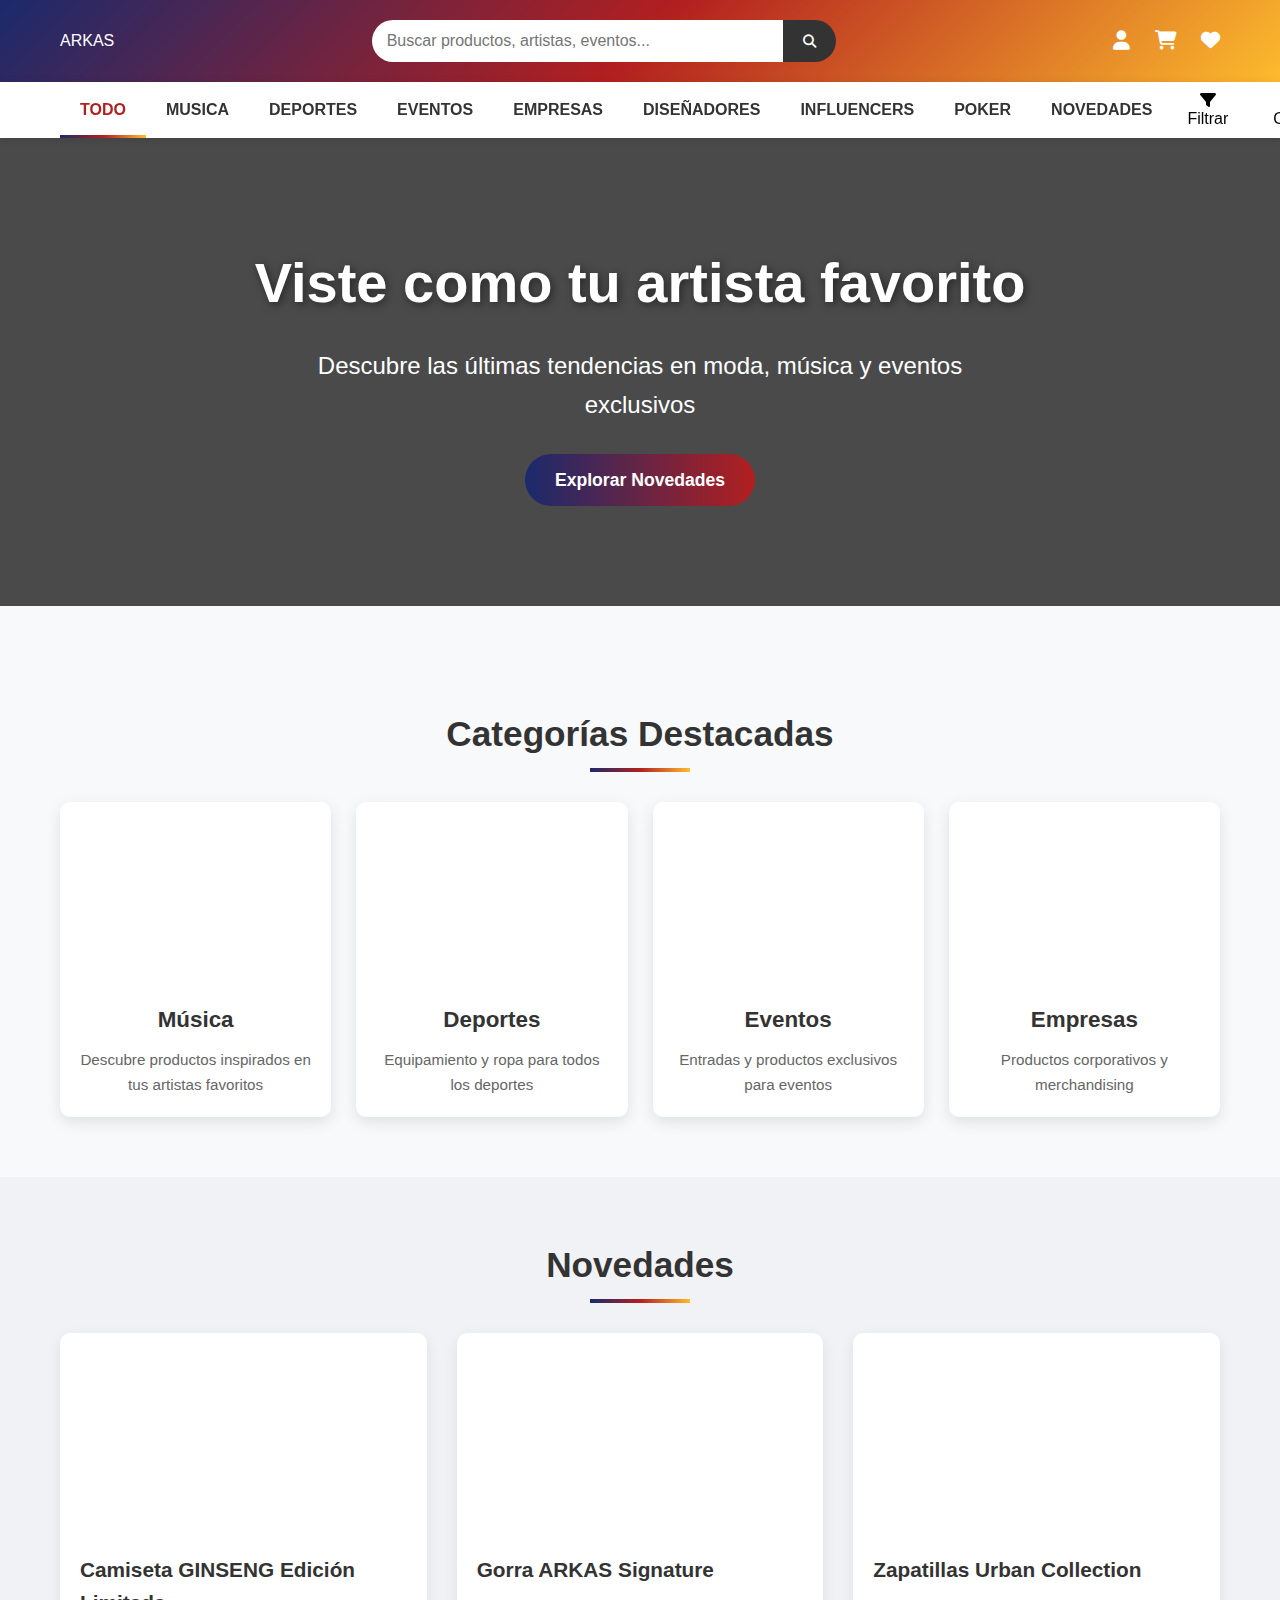
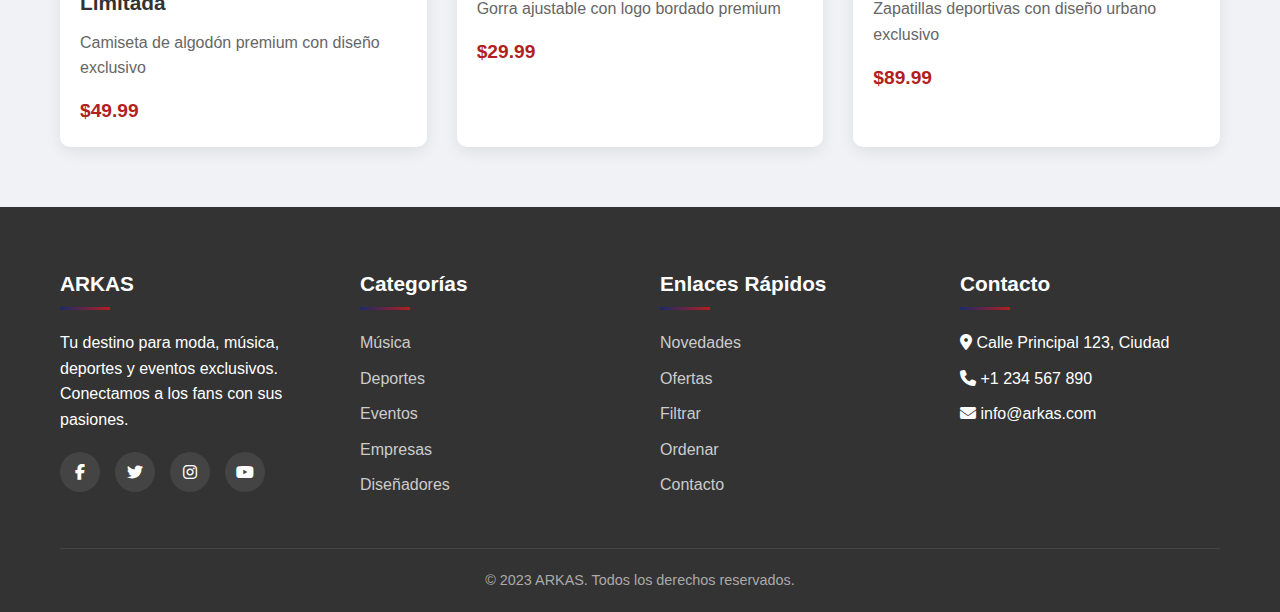
<file: A R K A S/Index.html>
<!DOCTYPE html>
<html lang="es">
<head>
    <meta charset="UTF-8">
    <meta name="viewport" content="width=device-width, initial-scale=1.0">
    <title>ARKAS - Página Principal</title>
    <link rel="stylesheet" href="https://cdnjs.cloudflare.com/ajax/libs/font-awesome/6.4.0/css/all.min.css">
    <link rel="stylesheet" href="styles.css">

</head>
<body>
    <!-- Header -->
    <header>
        <div class="container header-content">
            <div class="logo">ARKAS</div>
            <div class="search-bar">
                <input type="text" placeholder="Buscar productos, artistas, eventos...">
                <button><i class="fas fa-search"></i></button>
            </div>
            <div class="user-actions">
                <a href="#"><i class="fas fa-user"></i></a>
                <a href="#"><i class="fas fa-shopping-cart"></i></a>
                <a href="#"><i class="fas fa-heart"></i></a>
            </div>
        </div>
    </header>

    <!-- Navigation -->
    <nav>
        <div class="container nav-container">
            <ul class="main-nav">
                <li class="active"><a href="#">TODO</a></li>
                <li><a href="#">MUSICA</a></li>
                <li><a href="#">DEPORTES</a></li>
                <li><a href="#">EVENTOS</a></li>
                <li><a href="#">EMPRESAS</a></li>
                <li><a href="#">DISEÑADORES</a></li>
                <li><a href="#">INFLUENCERS</a></li>
                <li><a href="#">POKER</a></li>
                <li><a href="#">NOVEDADES</a></li>
            </ul>
            <div class="nav-actions">
                <button class="btn-filter"><i class="fas fa-filter"></i> Filtrar</button>
                <button class="btn-sort"><i class="fas fa-sort"></i> Ordenar</button>
            </div>
        </div>
    </nav>

    <!-- Hero Section -->
    <section class="hero">
        <div class="container">
            <h1>Viste como tu artista favorito</h1>
            <p>Descubre las últimas tendencias en moda, música y eventos exclusivos</p>
            <a href="#" class="btn-hero">Explorar Novedades</a>
        </div>
    </section>

    <!-- Categories Section -->
    <section class="categories">
        <div class="container">
            <h2 class="section-title">Categorías Destacadas</h2>
            <div class="categories-grid">
                <div class="category-card">
                    <div class="category-img" style="background-image: url('https://images.unsplash.com/photo-1514525253161-7a46d19cd819?ixlib=rb-4.0.3&ixid=M3wxMjA3fDB8MHxwaG90by1wYWdlfHx8fGVufDB8fHx8fA%3D%3D&auto=format&fit=crop&w=1074&q=80');"></div>
                    <div class="category-content">
                        <h3>Música</h3>
                        <p>Descubre productos inspirados en tus artistas favoritos</p>
                    </div>
                </div>
                <div class="category-card">
                    <div class="category-img" style="background-image: url('https://images.unsplash.com/photo-1571019613454-1cb2f99b2d8b?ixlib=rb-4.0.3&ixid=M3wxMjA3fDB8MHxwaG90by1wYWdlfHx8fGVufDB8fHx8fA%3D%3D&auto=format&fit=crop&w=1170&q=80');"></div>
                    <div class="category-content">
                        <h3>Deportes</h3>
                        <p>Equipamiento y ropa para todos los deportes</p>
                    </div>
                </div>
                <div class="category-card">
                    <div class="category-img" style="background-image: url('https://images.unsplash.com/photo-1533174072545-7a4b6ad7a6c3?ixlib=rb-4.0.3&ixid=M3wxMjA3fDB8MHxwaG90by1wYWdlfHx8fGVufDB8fHx8fA%3D%3D&auto=format&fit=crop&w=1170&q=80');"></div>
                    <div class="category-content">
                        <h3>Eventos</h3>
                        <p>Entradas y productos exclusivos para eventos</p>
                    </div>
                </div>
                <div class="category-card">
                    <div class="category-img" style="background-image: url('https://images.unsplash.com/photo-1556742049-0cfed4f6a45d?ixlib=rb-4.0.3&ixid=M3wxMjA3fDB8MHxwaG90by1wYWdlfHx8fGVufDB8fHx8fA%3D%3D&auto=format&fit=crop&w=1170&q=80');"></div>
                    <div class="category-content">
                        <h3>Empresas</h3>
                        <p>Productos corporativos y merchandising</p>
                    </div>
                </div>
            </div>
        </div>
    </section>

    <!-- Featured Products -->
    <section class="featured">
        <div class="container">
            <h2 class="section-title">Novedades</h2>
            <div class="featured-grid">
                <div class="featured-card">
                    <div class="featured-img" style="background-image: url('https://images.unsplash.com/photo-1588099768531-a72d4a198538?ixlib=rb-4.0.3&ixid=M3wxMjA3fDB8MHxwaG90by1wYWdlfHx8fGVufDB8fHx8fA%3D%3D&auto=format&fit=crop&w=1074&q=80');"></div>
                    <div class="featured-content">
                        <h3>Camiseta GINSENG Edición Limitada</h3>
                        <p>Camiseta de algodón premium con diseño exclusivo</p>
                        <div class="featured-price">$49.99</div>
                    </div>
                </div>
                <div class="featured-card">
                    <div class="featured-img" style="background-image: url('https://images.unsplash.com/photo-1588580000645-4562a6d2c839?ixlib=rb-4.0.3&ixid=M3wxMjA3fDB8MHxwaG90by1wYWdlfHx8fGVufDB8fHx8fA%3D%3D&auto=format&fit=crop&w=1170&q=80');"></div>
                    <div class="featured-content">
                        <h3>Gorra ARKAS Signature</h3>
                        <p>Gorra ajustable con logo bordado premium</p>
                        <div class="featured-price">$29.99</div>
                    </div>
                </div>
                <div class="featured-card">
                    <div class="featured-img" style="background-image: url('https://images.unsplash.com/photo-1549298916-b41d501d3772?ixlib=rb-4.0.3&ixid=M3wxMjA3fDB8MHxwaG90by1wYWdlfHx8fGVufDB8fHx8fA%3D%3D&auto=format&fit=crop&w=1112&q=80');"></div>
                    <div class="featured-content">
                        <h3>Zapatillas Urban Collection</h3>
                        <p>Zapatillas deportivas con diseño urbano exclusivo</p>
                        <div class="featured-price">$89.99</div>
                    </div>
                </div>
            </div>
        </div>
    </section>

    <!-- Footer -->
    <footer>
        <div class="container">
            <div class="footer-content">
                <div class="footer-column">
                    <h3>ARKAS</h3>
                    <p>Tu destino para moda, música, deportes y eventos exclusivos. Conectamos a los fans con sus pasiones.</p>
                    <div class="social-icons">
                        <a href="#"><i class="fab fa-facebook-f"></i></a>
                        <a href="#"><i class="fab fa-twitter"></i></a>
                        <a href="#"><i class="fab fa-instagram"></i></a>
                        <a href="#"><i class="fab fa-youtube"></i></a>
                    </div>
                </div>
                <div class="footer-column">
                    <h3>Categorías</h3>
                    <ul>
                        <li><a href="#">Música</a></li>
                        <li><a href="#">Deportes</a></li>
                        <li><a href="#">Eventos</a></li>
                        <li><a href="#">Empresas</a></li>
                        <li><a href="#">Diseñadores</a></li>
                    </ul>
                </div>
                <div class="footer-column">
                    <h3>Enlaces Rápidos</h3>
                    <ul>
                        <li><a href="#">Novedades</a></li>
                        <li><a href="#">Ofertas</a></li>
                        <li><a href="#">Filtrar</a></li>
                        <li><a href="#">Ordenar</a></li>
                        <li><a href="#">Contacto</a></li>
                    </ul>
                </div>
                <div class="footer-column">
                    <h3>Contacto</h3>
                    <ul>
                        <li><i class="fas fa-map-marker-alt"></i> Calle Principal 123, Ciudad</li>
                        <li><i class="fas fa-phone"></i> +1 234 567 890</li>
                        <li><i class="fas fa-envelope"></i> info@arkas.com</li>
                    </ul>
                </div>
            </div>
            <div class="copyright">
                <p>&copy; 2023 ARKAS. Todos los derechos reservados.</p>
            </div>
        </div>
    </footer>
</body>
</html>
</file>
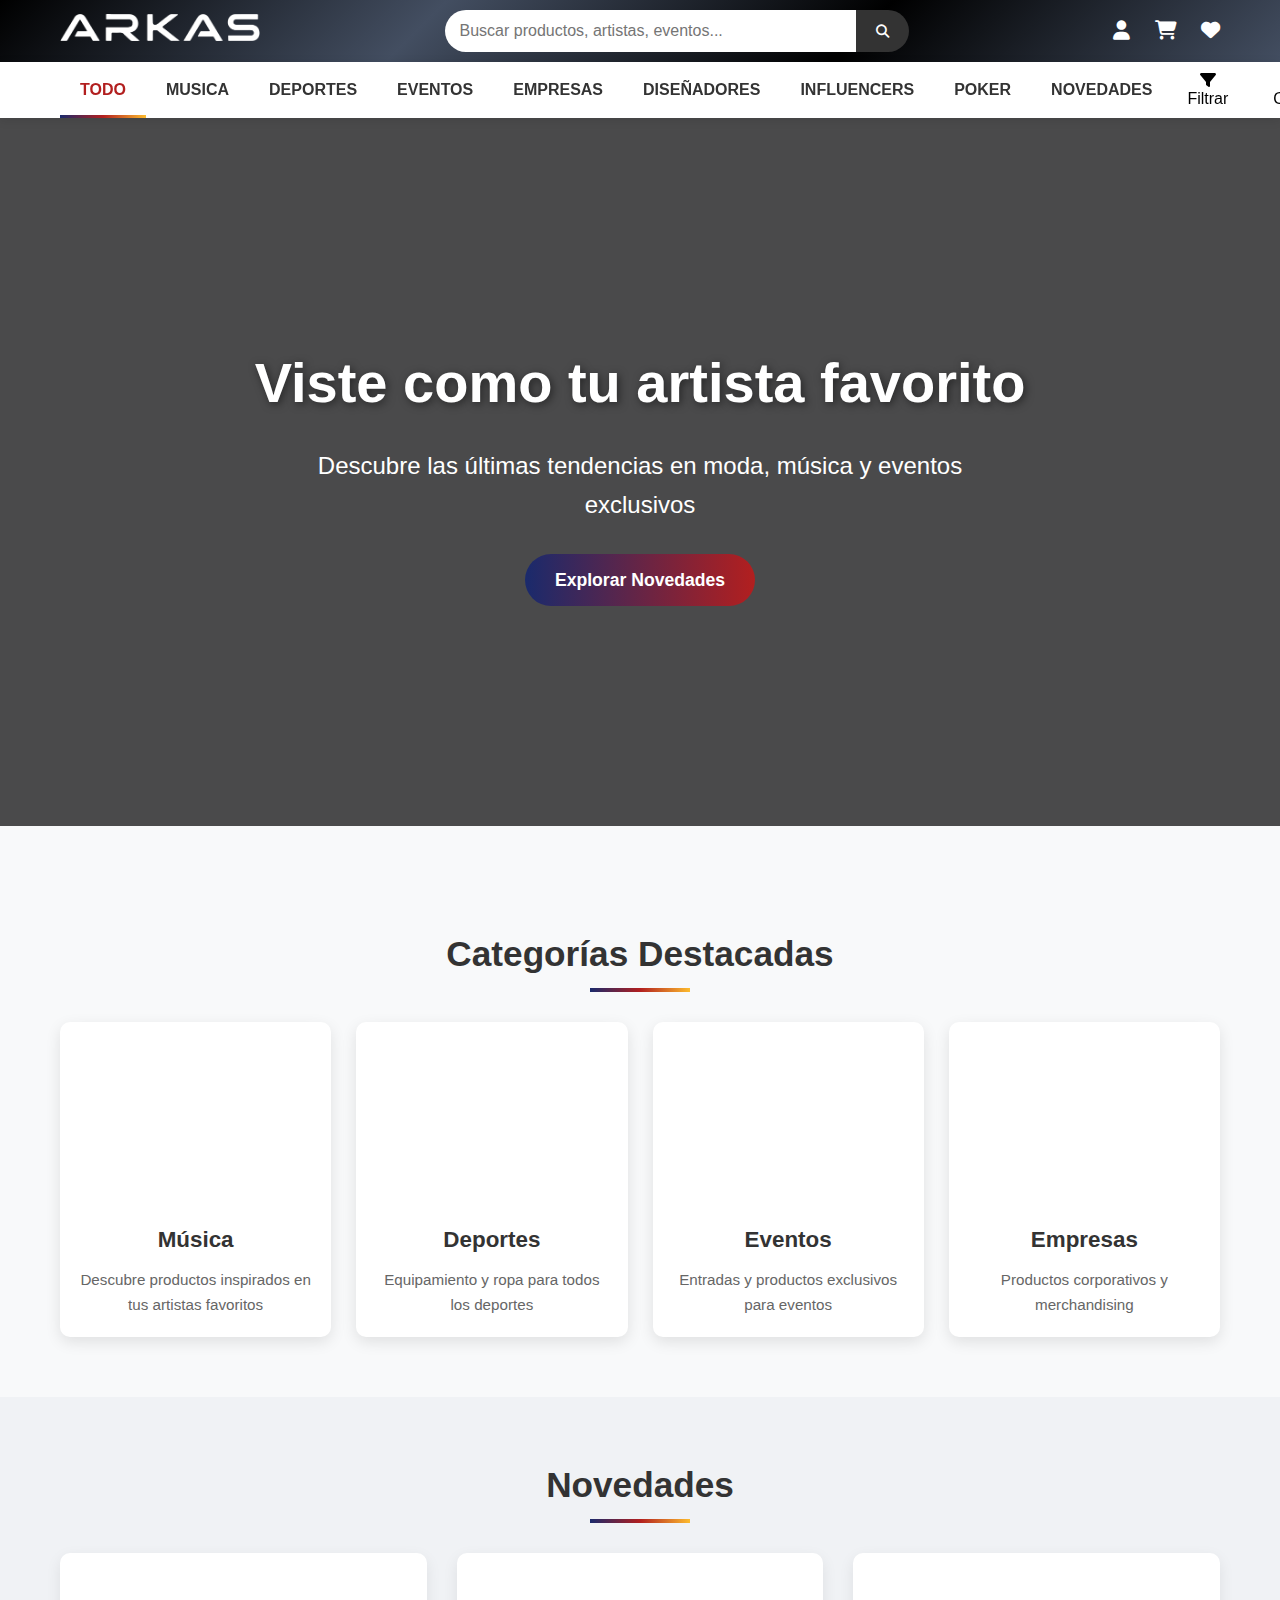
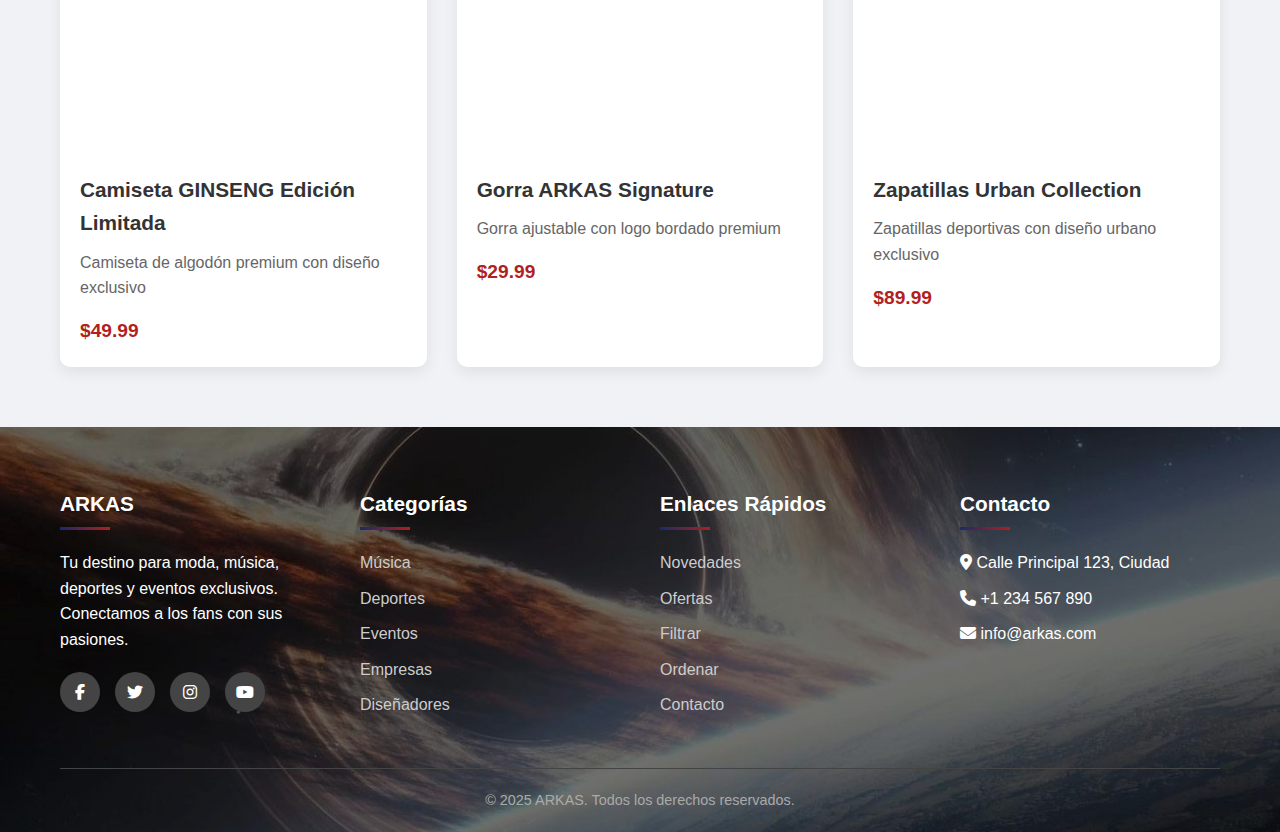
<file: ARKAS_2.0/Index.html>
<!DOCTYPE html>
<html lang="es">
  <head>
    <meta charset="UTF-8" />
    <meta name="viewport" content="width=device-width, initial-scale=1.0" />
    <title>ARKAS - Página Principal</title>
    <link
      rel="stylesheet"
      href="https://cdnjs.cloudflare.com/ajax/libs/font-awesome/6.4.0/css/all.min.css"
    />
    <link rel="stylesheet" href="assets/css/styles.css" />
  </head>
  <body>
    <!-- Header -->
    <header>
      <div class="container header-content">
        <a href="index.html">
          <img
            src="assets/images/logo_blanco.png"
            alt="Logo"
            class="imagen_logo"
            width="200"
          />
        </a>

        <div class="search-bar">
          <input
            type="text"
            placeholder="Buscar productos, artistas, eventos..."
          />
          <button><i class="fas fa-search"></i></button>
        </div>
        <div class="user-actions">
          <a href="#"><i class="fas fa-user"></i></a>
          <a href="#"><i class="fas fa-shopping-cart"></i></a>
          <a href="#"><i class="fas fa-heart"></i></a>
        </div>
      </div>
    </header>

    <!-- Navigation -->
    <nav>
      <div class="container nav-container">
        <ul class="main-nav">
          <li class="active"><a href="#">TODO</a></li>
          <li><a href="#">MUSICA</a></li>
          <li><a href="#">DEPORTES</a></li>
          <li><a href="assets/scripts/eventos.html">EVENTOS</a></li>
          <li><a href="#">EMPRESAS</a></li>
          <li><a href="#">DISEÑADORES</a></li>
          <li><a href="#">INFLUENCERS</a></li>
          <li><a href="#">POKER</a></li>
          <li><a href="#">NOVEDADES</a></li>
        </ul>
        <div class="nav-actions">
          <button class="btn-filter">
            <i class="fas fa-filter"></i> Filtrar
          </button>
          <button class="btn-sort"><i class="fas fa-sort"></i> Ordenar</button>
        </div>
      </div>
    </nav>

    <!-- Hero Section -->
    <section class="hero">
      <div class="container">
        <h1>Viste como tu artista favorito</h1>
        <p>
          Descubre las últimas tendencias en moda, música y eventos exclusivos
        </p>
        <a href="#" class="btn-hero">Explorar Novedades</a>
      </div>
    </section>

    <!-- Categories Section -->
    <section class="categories">
      <div class="container">
        <h2 class="section-title">Categorías Destacadas</h2>
        <div class="categories-grid">
          <div class="category-card">
            <div
              class="category-img"
              style="
                background-image: url('https://images.unsplash.com/photo-1514525253161-7a46d19cd819?ixlib=rb-4.0.3&ixid=M3wxMjA3fDB8MHxwaG90by1wYWdlfHx8fGVufDB8fHx8fA%3D%3D&auto=format&fit=crop&w=1074&q=80');
              "
            ></div>
            <div class="category-content">
              <h3>Música</h3>
              <p>Descubre productos inspirados en tus artistas favoritos</p>
            </div>
          </div>
          <div class="category-card">
            <div
              class="category-img"
              style="
                background-image: url('https://images.unsplash.com/photo-1571019613454-1cb2f99b2d8b?ixlib=rb-4.0.3&ixid=M3wxMjA3fDB8MHxwaG90by1wYWdlfHx8fGVufDB8fHx8fA%3D%3D&auto=format&fit=crop&w=1170&q=80');
              "
            ></div>
            <div class="category-content">
              <h3>Deportes</h3>
              <p>Equipamiento y ropa para todos los deportes</p>
            </div>
          </div>
          <div class="category-card">
            <div
              class="category-img"
              style="
                background-image: url('https://images.unsplash.com/photo-1533174072545-7a4b6ad7a6c3?ixlib=rb-4.0.3&ixid=M3wxMjA3fDB8MHxwaG90by1wYWdlfHx8fGVufDB8fHx8fA%3D%3D&auto=format&fit=crop&w=1170&q=80');
              "
            ></div>
            <div class="category-content">
              <h3>Eventos</h3>
              <p>Entradas y productos exclusivos para eventos</p>
            </div>
          </div>
          <div class="category-card">
            <div
              class="category-img"
              style="
                background-image: url('https://images.unsplash.com/photo-1556742049-0cfed4f6a45d?ixlib=rb-4.0.3&ixid=M3wxMjA3fDB8MHxwaG90by1wYWdlfHx8fGVufDB8fHx8fA%3D%3D&auto=format&fit=crop&w=1170&q=80');
              "
            ></div>
            <div class="category-content">
              <h3>Empresas</h3>
              <p>Productos corporativos y merchandising</p>
            </div>
          </div>
        </div>
      </div>
    </section>

    <!-- Featured Products -->
    <section class="featured">
      <div class="container">
        <h2 class="section-title">Novedades</h2>
        <div class="featured-grid">
          <div class="featured-card">
            <div
              class="featured-img"
              style="
                background-image: url('https://images.unsplash.com/photo-1588099768531-a72d4a198538?ixlib=rb-4.0.3&ixid=M3wxMjA3fDB8MHxwaG90by1wYWdlfHx8fGVufDB8fHx8fA%3D%3D&auto=format&fit=crop&w=1074&q=80');
              "
            ></div>
            <div class="featured-content">
              <h3>Camiseta GINSENG Edición Limitada</h3>
              <p>Camiseta de algodón premium con diseño exclusivo</p>
              <div class="featured-price">$49.99</div>
            </div>
          </div>
          <div class="featured-card">
            <div
              class="featured-img"
              style="
                background-image: url('https://images.unsplash.com/photo-1588580000645-4562a6d2c839?ixlib=rb-4.0.3&ixid=M3wxMjA3fDB8MHxwaG90by1wYWdlfHx8fGVufDB8fHx8fA%3D%3D&auto=format&fit=crop&w=1170&q=80');
              "
            ></div>
            <div class="featured-content">
              <h3>Gorra ARKAS Signature</h3>
              <p>Gorra ajustable con logo bordado premium</p>
              <div class="featured-price">$29.99</div>
            </div>
          </div>
          <div class="featured-card">
            <div
              class="featured-img"
              style="
                background-image: url('https://images.unsplash.com/photo-1549298916-b41d501d3772?ixlib=rb-4.0.3&ixid=M3wxMjA3fDB8MHxwaG90by1wYWdlfHx8fGVufDB8fHx8fA%3D%3D&auto=format&fit=crop&w=1112&q=80');
              "
            ></div>
            <div class="featured-content">
              <h3>Zapatillas Urban Collection</h3>
              <p>Zapatillas deportivas con diseño urbano exclusivo</p>
              <div class="featured-price">$89.99</div>
            </div>
          </div>
        </div>
      </div>
    </section>

    <!-- Footer -->
    <footer>
      <div class="container">
        <div class="footer-content">
          <div class="footer-column">
            <h3>ARKAS</h3>
            <p>
              Tu destino para moda, música, deportes y eventos exclusivos.
              Conectamos a los fans con sus pasiones.
            </p>
            <div class="social-icons">
              <a href="#"><i class="fab fa-facebook-f"></i></a>
              <a href="#"><i class="fab fa-twitter"></i></a>
              <a href="#"><i class="fab fa-instagram"></i></a>
              <a href="#"><i class="fab fa-youtube"></i></a>
            </div>
          </div>
          <div class="footer-column">
            <h3>Categorías</h3>
            <ul>
              <li><a href="#">Música</a></li>
              <li><a href="#">Deportes</a></li>
              <li><a href="assets/scripts/eventos.html">Eventos</a></li>
              <li><a href="#">Empresas</a></li>
              <li><a href="#">Diseñadores</a></li>
            </ul>
          </div>
          <div class="footer-column">
            <h3>Enlaces Rápidos</h3>
            <ul>
              <li><a href="#">Novedades</a></li>
              <li><a href="#">Ofertas</a></li>
              <li><a href="#">Filtrar</a></li>
              <li><a href="#">Ordenar</a></li>
              <li><a href="#">Contacto</a></li>
            </ul>
          </div>
          <div class="footer-column">
            <h3>Contacto</h3>
            <ul>
              <li>
                <i class="fas fa-map-marker-alt"></i> Calle Principal 123,
                Ciudad
              </li>
              <li><i class="fas fa-phone"></i> +1 234 567 890</li>
              <li><i class="fas fa-envelope"></i> info@arkas.com</li>
            </ul>
          </div>
        </div>
        <div class="copyright">
          <p>&copy; 2025 ARKAS. Todos los derechos reservados.</p>
        </div>
      </div>
    </footer>
  </body>
</html>
</file>
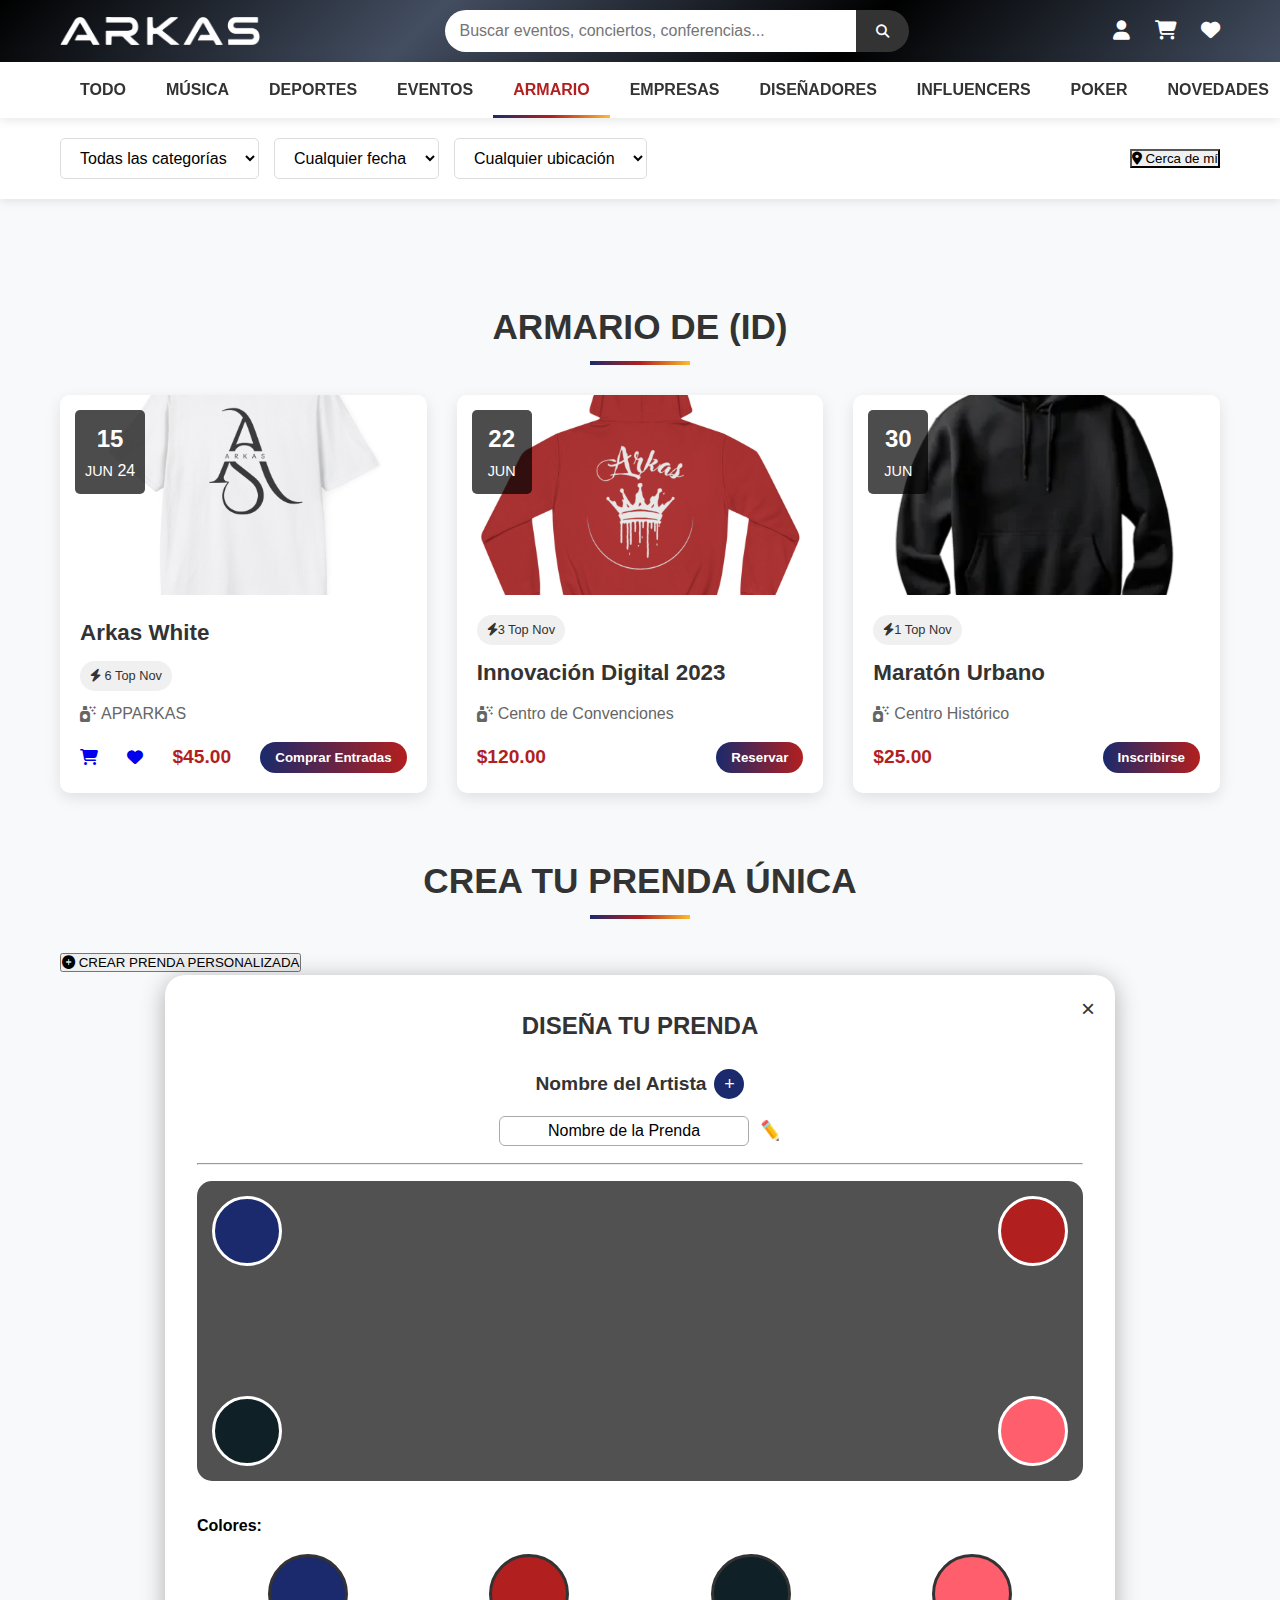
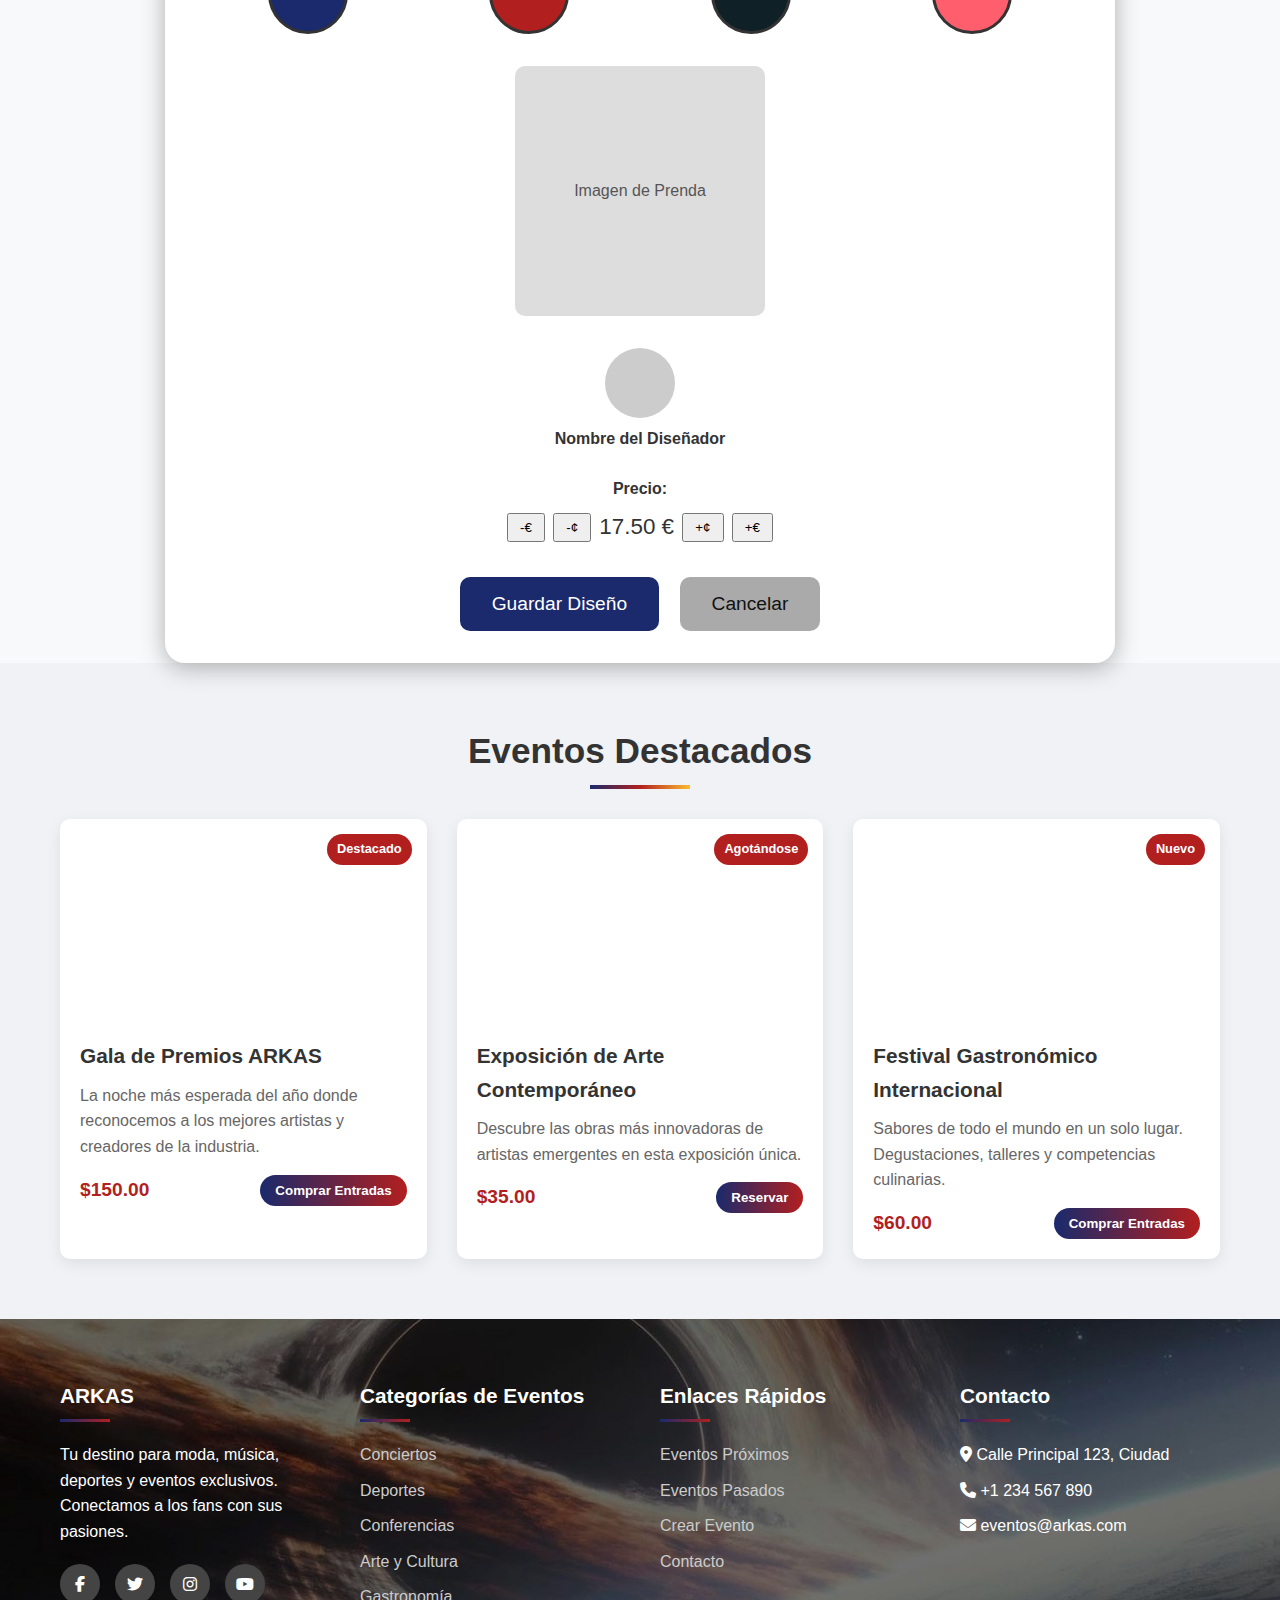
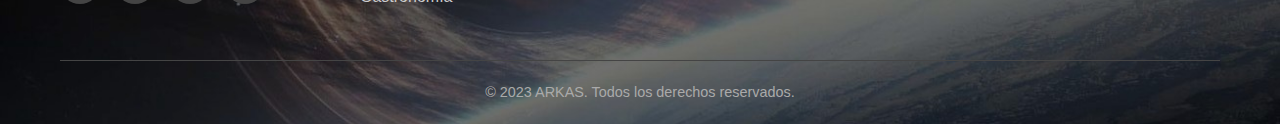
<file: assets/scripts/armario.html>
<!DOCTYPE html>
<html lang="es">

<head>
    <meta charset="UTF-8" />
    <meta name="viewport" content="width=device-width, initial-scale=1.0" />
    <title>Eventos - ARKAS</title>
    <link rel="stylesheet" href="../css/styles.css" />
    <link rel="stylesheet" href="https://cdnjs.cloudflare.com/ajax/libs/font-awesome/6.4.0/css/all.min.css" />
</head>

<body>
    <!-- Header -->
    <header>
        <div class="container header-content">
            <img src="../images/logo_blanco.png" alt="Logo" class="imagen_logo" width="200" />
            <div class="search-bar">
                <input type="text" placeholder="Buscar eventos, conciertos, conferencias..." />
                <button><i class="fas fa-search"></i></button>
            </div>
            <div class="user-actions">
                <a href="#"><i class="fas fa-user"></i></a>
                <a href="#"><i class="fas fa-shopping-cart"></i></a>
                <a href="#"><i class="fas fa-heart"></i></a>
            </div>
        </div>
    </header>

    <!-- Navigation -->
    <nav>
        <div class="container nav-container">
            <ul class="main-nav">
                <li><a href="index.html">TODO</a></li>
                <li><a href="musica.html">MÚSICA</a></li>
                <li><a href="deportes.html">DEPORTES</a></li>
                <li><a href="eventos.html">EVENTOS</a></li>
                <li class="active"><a href="armario.html">ARMARIO</a></li>
                <li><a href="empresas.html">EMPRESAS</a></li>
                <li><a href="disenadores.html">DISEÑADORES</a></li>
                <li><a href="influencers.html">INFLUENCERS</a></li>
                <li><a href="poker.html">POKER</a></li>
                <li><a href="novedades.html">NOVEDADES</a></li>
            </ul>
            <div class="nav-actions">
                <button class="btn-filter"><i class="fas fa-filter"></i> Filtrar</button>
                <button class="btn-sort"><i class="fas fa-sort"></i> Ordenar</button>
            </div>
        </div>
    </nav>

    <!-- Filtros de Eventos -->
    <section class="events-filters">
        <div class="container filters-container">
            <div class="filter-group">
                <select class="filter-select">
                    <option value="">Todas las categorías</option>
                    <option value="musica">Música</option>
                    <option value="deportes">Deportes</option>
                    <option value="conferencias">Conferencias</option>
                    <option value="arte">Arte y Cultura</option>
                    <option value="gastronomia">Gastronomía</option>
                </select>
                <select class="filter-select">
                    <option value="">Cualquier fecha</option>
                    <option value="hoy">Hoy</option>
                    <option value="semana">Esta semana</option>
                    <option value="mes">Este mes</option>
                    <option value="futuro">Próximamente</option>
                </select>
                <select class="filter-select">
                    <option value="">Cualquier ubicación</option>
                    <option value="local">Local</option>
                    <option value="nacional">Nacional</option>
                    <option value="internacional">Internacional</option>
                </select>
            </div>
            <div class="filter-group">
                <button class="btn-filter">
                    <i class="fas fa-map-marker-alt"></i> Cerca de mí
                </button>
            </div>
        </div>
    </section>

    <!-- Grid de Eventos -->
    <section class="events-section" id="events">
        <div class="container">
            <h2 class="section-title">ARMARIO DE (ID)</h2>
            <div class="events-grid">
                <!-- Evento 1 -->
                <div class="event-card">
                    <div class="event-img" style="background-image: url(../images/cami1.jpg)">
                        <div class="event-date">
                            <span class="day">15</span>
                            <span class="month">Jun</span>
                            <span class="year">24</span>
                        </div>
                    </div>
                    <div class="event-content">
                        <h3>Arkas White</h3>
                        <span class="event-category"><i class="fas fa-zap"></i> 6 Top Nov</span>
                        <div class="event-location">
                            <i class="fas fa-air-freshener"></i>
                            <span>APPARKAS</span>
                        </div>
                        <div class="event-footer">
                            <a href="#"><i class="fas fa-shopping-cart"></i></a>
                            <a href="#"><i class="fas fa-heart"></i></a>
                            <div class="event-price">$45.00</div>
                            <button class="btn-event">Comprar Entradas</button>
                        </div>
                    </div>
                </div>

                <!-- Evento 2 -->
                <div class="event-card">
                    <div class="event-img" style="background-image: url(../images/cami2.jpg)">
                        <div class="event-date">
                            <span class="day">22</span>
                            <span class="month">Jun</span>
                        </div>
                    </div>
                    <div class="event-content">
                        <span class="event-category"><i class="fas fa-zap"></i>3 Top Nov</span>
                        <h3>Innovación Digital 2023</h3>
                        <div class="event-location">
                            <i class="fas fa-air-freshener"></i>
                            <span>Centro de Convenciones</span>
                        </div>
                        <div class="event-footer">
                            <div class="event-price">$120.00</div>
                            <button class="btn-event">Reservar</button>
                        </div>
                    </div>
                </div>

                <!-- Evento 3 -->
                <div class="event-card">
                    <div class="event-img" style="background-image: url(../images/cami3.png)">
                        <div class="event-date">
                            <span class="day">30</span>
                            <span class="month">Jun</span>
                        </div>
                    </div>
                    <div class="event-content">
                        <span class="event-category"><i class="fas fa-zap"></i>1 Top Nov</span>
                        <h3>Maratón Urbano</h3>
                        <div class="event-location">
                            <i class="fas fa-air-freshener"></i>
                            <span>Centro Histórico</span>
                        </div>
                        <div class="event-footer">
                            <div class="event-price">$25.00</div>
                            <button class="btn-event">Inscribirse</button>
                        </div>
                    </div>
                </div>
            </div>
        </div>
    </section>

    <!-- Sección Creación de Prenda -->
    <section class="garment-creation">
        <div class="container">
            <h2 class="section-title">CREA TU PRENDA ÚNICA</h2>
            <button class="create-garment-btn" id="openGarmentModal">
                <i class="fas fa-plus-circle"></i> CREAR PRENDA PERSONALIZADA
            </button>
        </div>
    </section>

    <!-- Modal de Creación de Prenda -->
    <div class="garment-modal" id="garmentModal">
<div class="garment-modal-content"
    style="max-width:950px;width:100%;margin:auto;background:#fff;border-radius:20px;padding:2rem;position:relative;box-shadow:0 4px 25px rgba(0,0,0,0.3);">
    <span id="closeGarmentModal"
        style="position:absolute;top:15px;right:20px;font-size:24px;cursor:pointer;">&times;</span>
    <h2 style="text-align:center;margin-bottom:1.5rem;">DISEÑA TU PRENDA</h2>

    <div style="text-align:center;">
        <!-- Nombre del artista -->
        <div style="display:flex;justify-content:center;align-items:center;gap:0.5rem;margin-bottom:1rem;">
            <div style="font-weight:bold;font-size:1.2rem;">Nombre del Artista</div>
            <button id="addCollabBtn"
                style="background:#1a2a6c;color:#fff;border:none;border-radius:50%;width:30px;height:30px;font-size:18px;cursor:pointer;">+</button>
        </div>

        <!-- Caja de colaboraciones -->
        <div id="collabBox"
            style="display:none;background:#f8f8f8;border-radius:10px;padding:1rem;margin:1rem auto;width:80%;box-shadow:0 2px 10px rgba(0,0,0,0.1);">
            <h3 style="margin-top:0;">Colaboraciones</h3>
            <input type="text" placeholder="Buscar colaborador..."
                style="width:100%;padding:0.5rem;margin-bottom:1rem;border-radius:5px;border:1px solid #ccc;">
            <div style="display:flex;flex-direction:column;gap:0.5rem;">
                <div style="display:flex;align-items:center;gap:0.5rem;">
                    <div style="width:35px;height:35px;border-radius:50%;background:#ddd;"></div><span>Juan Pérez</span>
                </div>
                <div style="display:flex;align-items:center;gap:0.5rem;">
                    <div style="width:35px;height:35px;border-radius:50%;background:#ddd;"></div><span>Ana López</span>
                </div>
                <div style="display:flex;align-items:center;gap:0.5rem;">
                    <div style="width:35px;height:35px;border-radius:50%;background:#ddd;"></div><span>Carlos
                        Gómez</span>
                </div>
                <div style="display:flex;align-items:center;gap:0.5rem;">
                    <div style="width:35px;height:35px;border-radius:50%;background:#ddd;"></div><span>Lucía
                        Fernández</span>
                </div>
                <div style="display:flex;align-items:center;gap:0.5rem;">
                    <div style="width:35px;height:35px;border-radius:50%;background:#ddd;"></div><span>Pedro
                        Sánchez</span>
                </div>
            </div>
        </div>

        <!-- Nombre de la prenda editable -->
        <div style="display:flex;justify-content:center;align-items:center;gap:0.5rem;margin-bottom:1rem;">
            <input id="garmentName" type="text" value="Nombre de la Prenda"
                style="font-size:1rem;padding:0.3rem 0.5rem;border-radius:6px;border:1px solid #aaa;width:250px;text-align:center;">
            <i style="cursor:pointer;font-size:1.2rem;">✏️</i>
        </div>

        <hr style="margin:1rem 0;">

        <!-- Caja gris oscura con los 4 círculos en las esquinas -->
        <div style="width:100%;height:300px;position:relative;background:black;border-radius:15px;margin-bottom:2rem;
      background-image:
        linear-gradient(to right, rgba(255,255,255,0.2), rgba(255,255,255,0.2)),
        linear-gradient(45deg, rgba(255,255,255,0.15), rgba(255,255,255,0.15));">
            <!-- Círculos en esquinas -->
            <div id="corner1"
                style="width:70px;height:70px;border-radius:50%;background:#1a2a6c;position:absolute;top:15px;left:15px;border:3px solid white;">
            </div>
            <div id="corner2"
                style="width:70px;height:70px;border-radius:50%;background:#b21f1f;position:absolute;top:15px;right:15px;border:3px solid white;">
            </div>
            <div id="corner3"
                style="width:70px;height:70px;border-radius:50%;background:#0f2027;position:absolute;bottom:15px;left:15px;border:3px solid white;">
            </div>
            <div id="corner4"
                style="width:70px;height:70px;border-radius:50%;background:#ff5f6d;position:absolute;bottom:15px;right:15px;border:3px solid white;">
            </div>
        </div>

        <!-- Sección de colores externos -->
        <div style="color:#000;font-weight:bold;text-align:left;margin-bottom:1rem;">Colores:</div>
        <div style="display:flex;justify-content:space-around;align-items:center;margin-bottom:2rem;">
            <div id="color1"
                style="width:80px;height:80px;border-radius:50%;background:#1a2a6c;cursor:pointer;border:3px solid #333;">
            </div>
            <div id="color2"
                style="width:80px;height:80px;border-radius:50%;background:#b21f1f;cursor:pointer;border:3px solid #333;">
            </div>
            <div id="color3"
                style="width:80px;height:80px;border-radius:50%;background:#0f2027;cursor:pointer;border:3px solid #333;">
            </div>
            <div id="color4"
                style="width:80px;height:80px;border-radius:50%;background:#ff5f6d;cursor:pointer;border:3px solid #333;">
            </div>
        </div>

        <!-- Imagen de prenda -->
        <div
            style="width:250px;height:250px;background:#ddd;margin:0 auto 2rem;border-radius:10px;display:flex;align-items:center;justify-content:center;">
            <span style="color:#555;">Imagen de Prenda</span>
        </div>

        <!-- Diseñador -->
        <div style="display:flex;flex-direction:column;align-items:center;margin-top:1.5rem;">
            <div style="width:70px;height:70px;border-radius:50%;background:#ccc;margin-bottom:0.5rem;"></div>
            <div style="font-weight:bold;">Nombre del Diseñador</div>
        </div>

        <!-- Precio -->
        <div style="margin-top:1.5rem;">
            <div style="font-weight:bold;">Precio:</div>
            <div style="display:flex;justify-content:center;align-items:center;gap:0.5rem;margin-top:0.5rem;">
                <button id="minusEuro" style="padding:0.3rem 0.7rem;">-€</button>
                <button id="minusCent" style="padding:0.3rem 0.7rem;">-¢</button>
                <div id="price" style="font-size:1.4rem;">17.50 €</div>
                <button id="plusCent" style="padding:0.3rem 0.7rem;">+¢</button>
                <button id="plusEuro" style="padding:0.3rem 0.7rem;">+€</button>
            </div>
        </div>

        <!-- Botones acción -->
        <div style="margin-top:2rem;">
            <button
                style="padding:1rem 2rem;border:none;border-radius:10px;background:#1a2a6c;color:#fff;font-size:1.2rem;cursor:pointer;">Guardar
                Diseño</button>
            <button id="cancelGarment"
                style="padding:1rem 2rem;border:none;border-radius:10px;background:#aaa;color:#111;font-size:1.2rem;cursor:pointer;margin-left:1rem;">Cancelar</button>
        </div>
    </div>

    <script>
        // Mostrar/ocultar colaboraciones
        document.getElementById("addCollabBtn").addEventListener("click", () => {
            const box = document.getElementById("collabBox");
            box.style.display = box.style.display === "none" ? "block" : "none";
        });

        // Cambiar color de los círculos exteriores
        const ids = ["color1", "color2", "color3", "color4"];
        ids.forEach((id, i) => {
            document.getElementById(id).addEventListener("click", () => {
                const color = prompt("Introduce un color (ej: #ff0000 o red):");
                if (color) {
                    document.getElementById(id).style.background = color;
                    document.getElementById("corner" + (i + 1)).style.background = color;
                }
            });
        });

        // Control de precio
        const priceEl = document.getElementById("price");
        let price = 17.50;
        document.getElementById("plusEuro").onclick = () => { price += 1; updatePrice(); };
        document.getElementById("minusEuro").onclick = () => { price = Math.max(0, price - 1); updatePrice(); };
        document.getElementById("plusCent").onclick = () => { price += 0.10; updatePrice(); };
        document.getElementById("minusCent").onclick = () => { price = Math.max(0, price - 0.10); updatePrice(); };
        function updatePrice() { priceEl.textContent = price.toFixed(2) + " €"; }
    </script>
</div>

    </div>
    <!-- 🔥 AQUÍ estaba el error: antes había un </section> de más que eliminamos -->

    <!-- Eventos Destacados -->
    <section class="featured-events">
        <div class="container">
            <h2 class="section-title">Eventos Destacados</h2>
            <div class="featured-events-grid">
                <!-- Evento Destacado 1 -->
                <div class="featured-event-card">
                    <div class="featured-badge">Destacado</div>
                    <div class="featured-event-img"
                        style="background-image: url('https://images.unsplash.com/photo-1540039155733-5bb30b53aa14?auto=format&fit=crop&w=1074&q=80');">
                    </div>
                    <div class="featured-event-content">
                        <h3>Gala de Premios ARKAS</h3>
                        <p>La noche más esperada del año donde reconocemos a los mejores artistas y creadores de la
                            industria.</p>
                        <div class="event-footer">
                            <div class="event-price">$150.00</div>
                            <button class="btn-event">Comprar Entradas</button>
                        </div>
                    </div>
                </div>

                <!-- Evento Destacado 2 -->
                <div class="featured-event-card">
                    <div class="featured-badge">Agotándose</div>
                    <div class="featured-event-img"
                        style="background-image: url('https://images.unsplash.com/photo-1540039155733-5bb30b53aa14?auto=format&fit=crop&w=1074&q=80');">
                    </div>
                    <div class="featured-event-content">
                        <h3>Exposición de Arte Contemporáneo</h3>
                        <p>Descubre las obras más innovadoras de artistas emergentes en esta exposición única.</p>
                        <div class="event-footer">
                            <div class="event-price">$35.00</div>
                            <button class="btn-event">Reservar</button>
                        </div>
                    </div>
                </div>

                <!-- Evento Destacado 3 -->
                <div class="featured-event-card">
                    <div class="featured-badge">Nuevo</div>
                    <div class="featured-event-img"
                        style="background-image: url('https://images.unsplash.com/photo-1540039155733-5bb30b53aa14?auto=format&fit=crop&w=1074&q=80');">
                    </div>
                    <div class="featured-event-content">
                        <h3>Festival Gastronómico Internacional</h3>
                        <p>Sabores de todo el mundo en un solo lugar. Degustaciones, talleres y competencias culinarias.
                        </p>
                        <div class="event-footer">
                            <div class="event-price">$60.00</div>
                            <button class="btn-event">Comprar Entradas</button>
                        </div>
                    </div>
                </div>
            </div>
        </div>
    </section>

    <!-- ✅ Footer FUERA de todos los div/section -->
    <footer>
        <div class="container">
            <div class="footer-content">
                <div class="footer-column">
                    <h3>ARKAS</h3>
                    <p>Tu destino para moda, música, deportes y eventos exclusivos. Conectamos a los fans con sus
                        pasiones.</p>
                    <div class="social-icons">
                        <a href="#"><i class="fab fa-facebook-f"></i></a>
                        <a href="#"><i class="fab fa-twitter"></i></a>
                        <a href="#"><i class="fab fa-instagram"></i></a>
                        <a href="#"><i class="fab fa-youtube"></i></a>
                    </div>
                </div>
                <div class="footer-column">
                    <h3>Categorías de Eventos</h3>
                    <ul>
                        <li><a href="#">Conciertos</a></li>
                        <li><a href="#">Deportes</a></li>
                        <li><a href="#">Conferencias</a></li>
                        <li><a href="#">Arte y Cultura</a></li>
                        <li><a href="#">Gastronomía</a></li>
                    </ul>
                </div>
                <div class="footer-column">
                    <h3>Enlaces Rápidos</h3>
                    <ul>
                        <li><a href="#">Eventos Próximos</a></li>
                        <li><a href="#">Eventos Pasados</a></li>
                        <li><a href="#">Crear Evento</a></li>
                        <li><a href="#">Contacto</a></li>
                    </ul>
                </div>
                <div class="footer-column">
                    <h3>Contacto</h3>
                    <ul>
                        <li><i class="fas fa-map-marker-alt"></i> Calle Principal 123, Ciudad</li>
                        <li><i class="fas fa-phone"></i> +1 234 567 890</li>
                        <li><i class="fas fa-envelope"></i> eventos@arkas.com</li>
                    </ul>
                </div>
            </div>
            <div class="copyright">
                <p>&copy; 2023 ARKAS. Todos los derechos reservados.</p>
            </div>
        </div>
    </footer>

    <script>
        document.addEventListener('DOMContentLoaded', function () {
            const openModalBtn = document.getElementById('openGarmentModal');
            const closeModalBtn = document.getElementById('closeGarmentModal');
            const cancelBtn = document.getElementById('cancelGarment');
            const garmentModal = document.getElementById('garmentModal');

            function closeModal() { garmentModal.style.display = 'none'; }

            openModalBtn.addEventListener('click', () => garmentModal.style.display = 'block');
            closeModalBtn.addEventListener('click', closeModal);
            cancelBtn.addEventListener('click', closeModal);

            window.addEventListener('click', (e) => { if (e.target === garmentModal) closeModal(); });
        });
    </script>
</body>

</html>
</file>
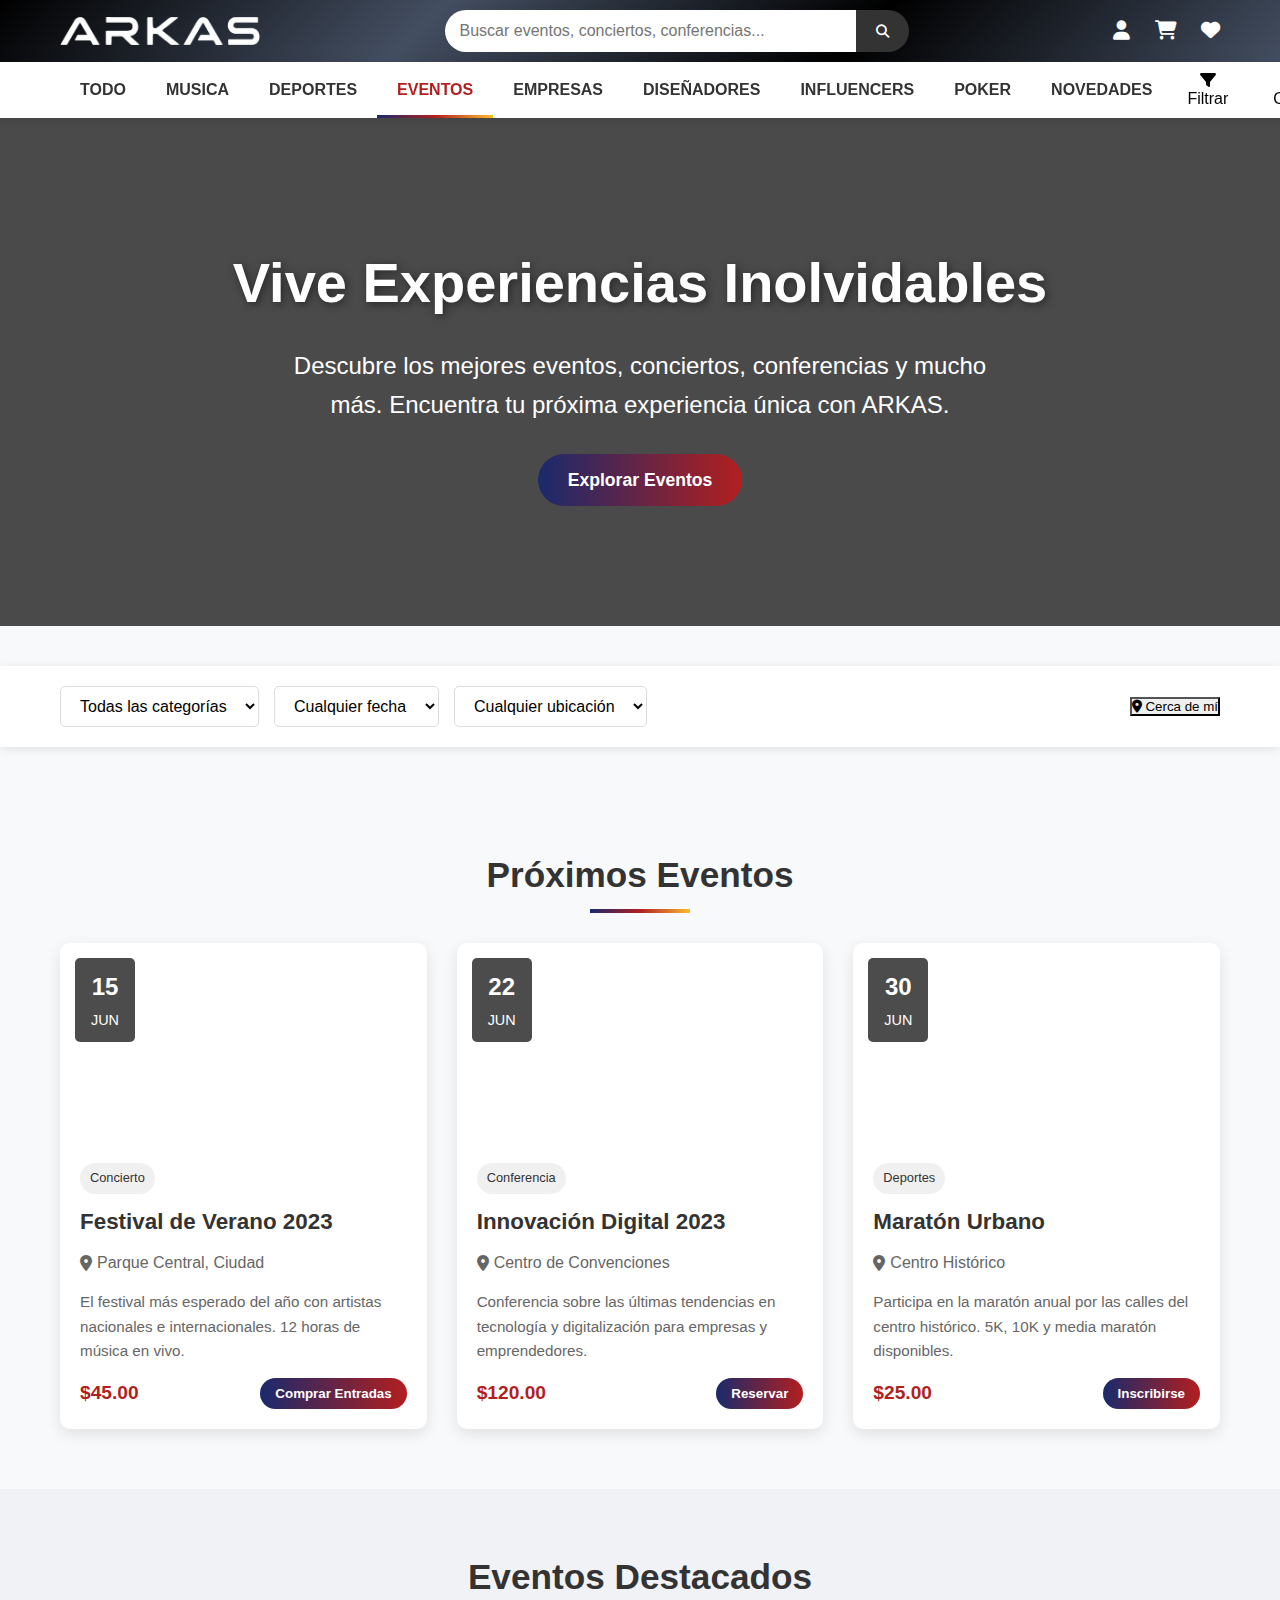
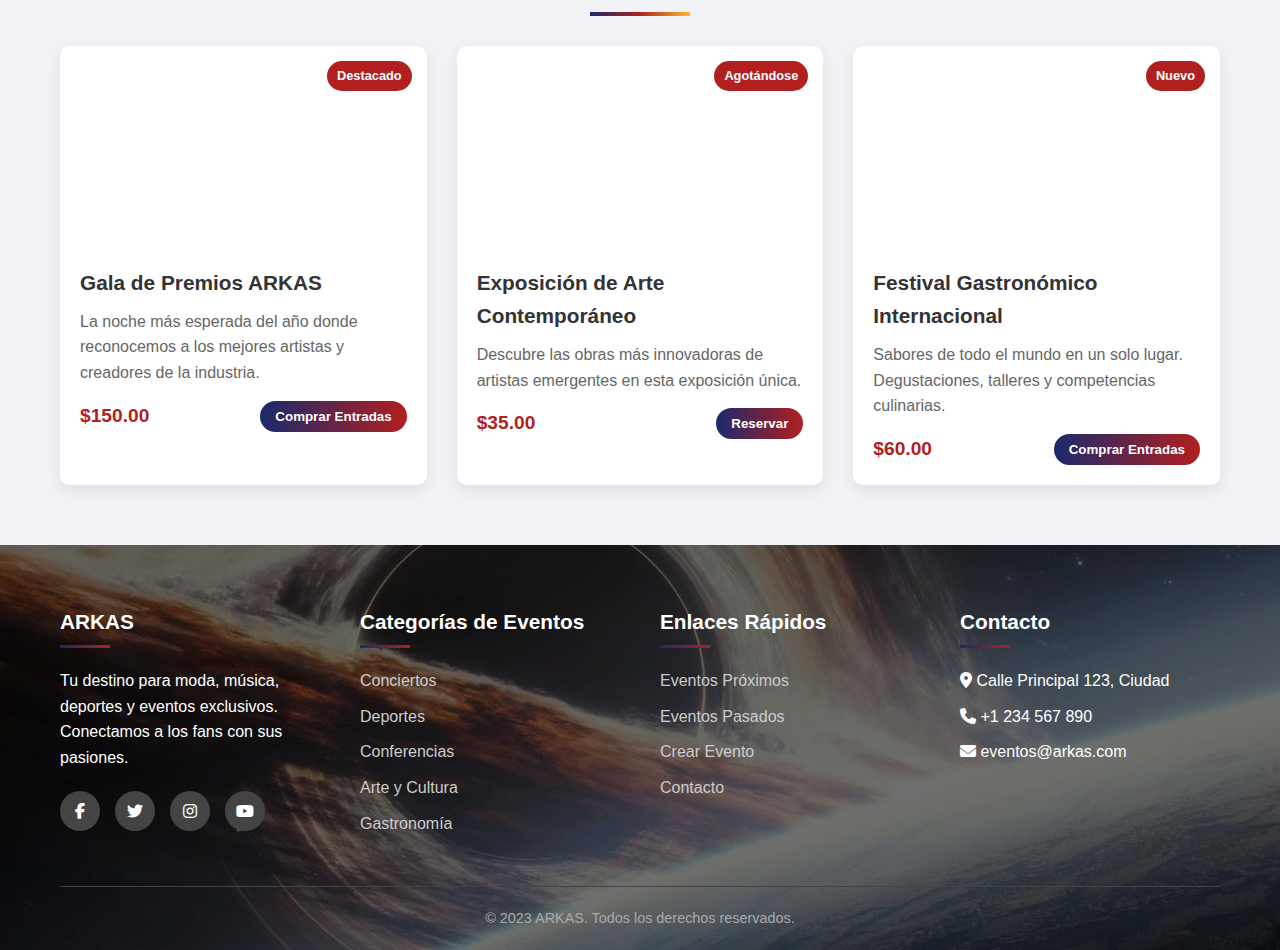
<file: ARKAS_2.0/assets/scripts/eventos.html>
<!DOCTYPE html>
<html lang="es">
  <head>
    <meta charset="UTF-8" />
    <meta name="viewport" content="width=device-width, initial-scale=1.0" />
    <title>Eventos - ARKAS</title>
    <link
      rel="stylesheet"
      href="https://cdnjs.cloudflare.com/ajax/libs/font-awesome/6.4.0/css/all.min.css"
    />
    <style>
      :root {
        --color-primary: linear-gradient(
          135deg,
          #000000,
          #434e61,
          #000000,
          #434e61
        );
        --color-dark: #4c493c;
        --color-support: #fff5cb;
        --bg: #f4f0e8;
        --white: #ffffff;
      }

      * {
        margin: 0;
        padding: 0;
        box-sizing: border-box;
        font-family: "Segoe UI", Tahoma, Geneva, Verdana, sans-serif;
      }

      body {
        background-color: #f8f9fa;
        color: #333;
        line-height: 1.6;
      }

      .container {
        max-width: 1200px;
        margin: 0 auto;
        padding: 0 20px;
      }

      /* Header Styles */
      header {
        background: linear-gradient(135deg, #000000, #434e61, #000000, #434e61);
        color: white;
        padding: 10px 0;
        box-shadow: 0 4px 12px rgba(0, 0, 0, 0.1);
      }

      .header-content {
        display: flex;
        justify-content: space-between;
        align-items: center;
      }

      .search-bar {
        display: flex;
        width: 40%;
      }

      .search-bar input {
        flex: 1;
        padding: 12px 15px;
        border: none;
        border-radius: 30px 0 0 30px;
        font-size: 1rem;
        outline: none;
      }

      .search-bar button {
        background: #333;
        color: white;
        border: none;
        padding: 0 20px;
        border-radius: 0 30px 30px 0;
        cursor: pointer;
        transition: background 0.3s;
      }

      .search-bar button:hover {
        background: #555;
      }

      .user-actions a {
        color: white;
        margin-left: 20px;
        font-size: 1.2rem;
        text-decoration: none;
      }

      /* Navigation Styles */
      nav {
        background-color: #fff;
        box-shadow: 0 2px 10px rgba(0, 0, 0, 0.1);
        position: sticky;
        top: 0;
        z-index: 100;
      }

      .nav-container {
        display: flex;
        justify-content: space-between;
        align-items: center;
      }

      .main-nav {
        display: flex;
        list-style: none;
      }

      .main-nav li {
        padding: 15px 20px;
        position: relative;
      }

      .main-nav li a {
        text-decoration: none;
        color: #333;
        font-weight: 600;
        transition: color 0.3s;
      }

      .main-nav li a:hover {
        color: #b21f1f;
      }

      .main-nav li.active a {
        color: #b21f1f;
      }

      .main-nav li.active::after {
        content: "";
        position: absolute;
        bottom: 0;
        left: 0;
        width: 100%;
        height: 3px;
        background: linear-gradient(to right, #1a2a6c, #b21f1f, #fdbb2d);
      }

      .nav-actions {
        display: flex;
        gap: 15px;
      }

      .nav-actions button {
        background: none;
        border: none;
        font-size: 1rem;
        cursor: pointer;
        padding: 8px 15px;
        border-radius: 20px;
        transition: all 0.3s;
      }

      .btn-filter {
        background-color: #f0f0f0;
      }

      .btn-sort {
        background-color: #e9ecef;
      }

      .nav-actions button:hover {
        background-color: #ddd;
      }

      /* Hero Section para Eventos */
      .events-hero {
        background: linear-gradient(rgba(0, 0, 0, 0.7), rgba(0, 0, 0, 0.7)),
          url("https://images.unsplash.com/photo-1533174072545-7a4b6ad7a6c3?ixlib=rb-4.0.3&ixid=M3wxMjA3fDB8MHxwaG90by1wYWdlfHx8fGVufDB8fHx8fA%3D%3D&auto=format&fit=crop&w=1170&q=80");
        background-size: cover;
        background-position: center;
        color: white;
        padding: 120px 0;
        text-align: center;
        margin-bottom: 40px;
      }

      .events-hero h1 {
        font-size: 3.5rem;
        margin-bottom: 20px;
        text-shadow: 2px 2px 8px rgba(0, 0, 0, 0.5);
      }

      .events-hero p {
        font-size: 1.5rem;
        max-width: 700px;
        margin: 0 auto 30px;
      }

      .btn-hero {
        display: inline-block;
        background: linear-gradient(to right, #1a2a6c, #b21f1f);
        color: white;
        padding: 12px 30px;
        border-radius: 30px;
        text-decoration: none;
        font-weight: 600;
        font-size: 1.1rem;
        transition: transform 0.3s, box-shadow 0.3s;
      }

      .btn-hero:hover {
        transform: translateY(-3px);
        box-shadow: 0 10px 20px rgba(0, 0, 0, 0.2);
      }

      /* Filtros de Eventos */
      .events-filters {
        background-color: #fff;
        padding: 20px 0;
        margin-bottom: 40px;
        box-shadow: 0 2px 10px rgba(0, 0, 0, 0.1);
      }

      .filters-container {
        display: flex;
        justify-content: space-between;
        align-items: center;
        flex-wrap: wrap;
        gap: 15px;
      }

      .filter-group {
        display: flex;
        gap: 15px;
      }

      .filter-select {
        padding: 10px 15px;
        border: 1px solid #ddd;
        border-radius: 5px;
        background-color: #fff;
        font-size: 1rem;
        cursor: pointer;
      }

      /* Grid de Eventos */
      .events-section {
        padding: 60px 0;
      }

      .section-title {
        text-align: center;
        margin-bottom: 40px;
        font-size: 2.2rem;
        color: #333;
        position: relative;
      }

      .section-title::after {
        content: "";
        position: absolute;
        bottom: -10px;
        left: 50%;
        transform: translateX(-50%);
        width: 100px;
        height: 4px;
        background: linear-gradient(to right, #1a2a6c, #b21f1f, #fdbb2d);
      }

      .events-grid {
        display: grid;
        grid-template-columns: repeat(auto-fill, minmax(350px, 1fr));
        gap: 30px;
      }

      .event-card {
        background: white;
        border-radius: 10px;
        overflow: hidden;
        box-shadow: 0 5px 15px rgba(0, 0, 0, 0.1);
        transition: transform 0.3s, box-shadow 0.3s;
        cursor: pointer;
      }

      .event-card:hover {
        transform: translateY(-10px);
        box-shadow: 0 15px 30px rgba(0, 0, 0, 0.15);
      }

      .event-img {
        height: 200px;
        background-size: cover;
        background-position: center;
        position: relative;
      }

      .event-date {
        position: absolute;
        top: 15px;
        left: 15px;
        background: rgba(0, 0, 0, 0.7);
        color: white;
        padding: 10px;
        border-radius: 5px;
        text-align: center;
        min-width: 60px;
      }

      .event-date .day {
        font-size: 1.5rem;
        font-weight: bold;
        display: block;
      }

      .event-date .month {
        font-size: 0.9rem;
        text-transform: uppercase;
      }

      .event-content {
        padding: 20px;
      }

      .event-category {
        display: inline-block;
        background: #f0f0f0;
        color: #333;
        padding: 5px 10px;
        border-radius: 20px;
        font-size: 0.8rem;
        margin-bottom: 10px;
      }

      .event-content h3 {
        font-size: 1.4rem;
        margin-bottom: 10px;
        color: #333;
      }

      .event-location {
        display: flex;
        align-items: center;
        margin-bottom: 15px;
        color: #666;
      }

      .event-location i {
        margin-right: 5px;
      }

      .event-description {
        color: #666;
        margin-bottom: 15px;
        font-size: 0.95rem;
      }

      .event-footer {
        display: flex;
        justify-content: space-between;
        align-items: center;
      }

      .event-price {
        font-weight: 700;
        font-size: 1.2rem;
        color: #b21f1f;
      }

      .btn-event {
        background: linear-gradient(to right, #1a2a6c, #b21f1f);
        color: white;
        border: none;
        padding: 8px 15px;
        border-radius: 20px;
        cursor: pointer;
        font-weight: 600;
        transition: transform 0.3s;
      }

      .btn-event:hover {
        transform: translateY(-2px);
      }

      /* Eventos Destacados */
      .featured-events {
        padding: 60px 0;
        background-color: #f0f2f5;
      }

      .featured-events-grid {
        display: grid;
        grid-template-columns: repeat(auto-fill, minmax(300px, 1fr));
        gap: 30px;
      }

      .featured-event-card {
        background: white;
        border-radius: 10px;
        overflow: hidden;
        box-shadow: 0 5px 15px rgba(0, 0, 0, 0.08);
        position: relative;
      }

      .featured-badge {
        position: absolute;
        top: 15px;
        right: 15px;
        background: #b21f1f;
        color: white;
        padding: 5px 10px;
        border-radius: 20px;
        font-size: 0.8rem;
        font-weight: bold;
        z-index: 2;
      }

      .featured-event-img {
        height: 200px;
        background-size: cover;
        background-position: center;
      }

      .featured-event-content {
        padding: 20px;
      }

      .featured-event-content h3 {
        font-size: 1.3rem;
        margin-bottom: 10px;
        color: #333;
      }

      .featured-event-content p {
        color: #666;
        margin-bottom: 15px;
      }

      /* Footer */
      footer {
        background-image: url("../images/agujerofooter.jpg");
        background-size: cover;
        background-position: center;
        background-repeat: no-repeat;
        color: white;
        padding: 60px 0 20px;
      }

      .footer-content {
        display: grid;
        grid-template-columns: repeat(auto-fit, minmax(200px, 1fr));
        gap: 40px;
        margin-bottom: 40px;
      }

      .footer-column h3 {
        font-size: 1.3rem;
        margin-bottom: 20px;
        position: relative;
        padding-bottom: 10px;
      }

      .footer-column h3::after {
        content: "";
        position: absolute;
        bottom: 0;
        left: 0;
        width: 50px;
        height: 3px;
        background: linear-gradient(to right, #1a2a6c, #b21f1f);
      }

      .footer-column ul {
        list-style: none;
      }

      .footer-column ul li {
        margin-bottom: 10px;
      }

      .footer-column ul li a {
        color: #ccc;
        text-decoration: none;
        transition: color 0.3s;
      }

      .footer-column ul li a:hover {
        color: white;
      }

      .social-icons {
        display: flex;
        gap: 15px;
        margin-top: 20px;
      }

      .social-icons a {
        display: flex;
        align-items: center;
        justify-content: center;
        width: 40px;
        height: 40px;
        background: #444;
        border-radius: 50%;
        color: white;
        text-decoration: none;
        transition: background 0.3s, transform 0.3s;
      }

      .social-icons a:hover {
        background: #b21f1f;
        transform: translateY(-5px);
      }

      .copyright {
        text-align: center;
        padding-top: 20px;
        border-top: 1px solid #444;
        color: #aaa;
        font-size: 0.9rem;
      }

      /* Responsive Design */
      @media (max-width: 992px) {
        .search-bar {
          width: 50%;
        }

        .events-hero h1 {
          font-size: 2.8rem;
        }
      }

      @media (max-width: 768px) {
        .header-content {
          flex-direction: column;
          gap: 20px;
        }

        .search-bar {
          width: 80%;
        }

        .nav-container {
          flex-direction: column;
          gap: 15px;
        }

        .main-nav {
          flex-wrap: wrap;
          justify-content: center;
        }

        .events-hero h1 {
          font-size: 2.2rem;
        }

        .events-hero p {
          font-size: 1.2rem;
        }

        .filters-container {
          flex-direction: column;
          align-items: flex-start;
        }
      }

      @media (max-width: 576px) {
        .main-nav li {
          padding: 10px 15px;
        }

        .events-hero {
          padding: 70px 0;
        }

        .events-hero h1 {
          font-size: 1.8rem;
        }

        .section-title {
          font-size: 1.8rem;
        }

        .events-grid {
          grid-template-columns: 1fr;
        }
      }
    </style>
  </head>
  <body>
    <!-- Header -->
    <header>
      <div class="container header-content">
        <img
          src="../images/logo_blanco.png"
          alt="Logo"
          class="imagen_logo"
          width="200"
        />
        <div class="search-bar">
          <input
            type="text"
            placeholder="Buscar eventos, conciertos, conferencias..."
          />
          <button><i class="fas fa-search"></i></button>
        </div>
        <div class="user-actions">
          <a href="#"><i class="fas fa-user"></i></a>
          <a href="#"><i class="fas fa-shopping-cart"></i></a>
          <a href="#"><i class="fas fa-heart"></i></a>
        </div>
      </div>
    </header>

    <!-- Navigation -->
    <nav>
      <div class="container nav-container">
        <ul class="main-nav">
          <li><a href="index.html">TODO</a></li>
          <li><a href="musica.html">MUSICA</a></li>
          <li><a href="deportes.html">DEPORTES</a></li>
          <li class="active"><a href="eventos.html">EVENTOS</a></li>
          <li><a href="empresas.html">EMPRESAS</a></li>
          <li><a href="disenadores.html">DISEÑADORES</a></li>
          <li><a href="influencers.html">INFLUENCERS</a></li>
          <li><a href="poker.html">POKER</a></li>
          <li><a href="novedades.html">NOVEDADES</a></li>
        </ul>
        <div class="nav-actions">
          <button class="btn-filter">
            <i class="fas fa-filter"></i> Filtrar
          </button>
          <button class="btn-sort"><i class="fas fa-sort"></i> Ordenar</button>
        </div>
      </div>
    </nav>

    <!-- Hero Section para Eventos -->
    <section class="events-hero">
      <div class="container">
        <h1>Vive Experiencias Inolvidables</h1>
        <p>
          Descubre los mejores eventos, conciertos, conferencias y mucho más.
          Encuentra tu próxima experiencia única con ARKAS.
        </p>
        <a href="#events" class="btn-hero">Explorar Eventos</a>
      </div>
    </section>

    <!-- Filtros de Eventos -->
    <section class="events-filters">
      <div class="container filters-container">
        <div class="filter-group">
          <select class="filter-select">
            <option value="">Todas las categorías</option>
            <option value="musica">Música</option>
            <option value="deportes">Deportes</option>
            <option value="conferencias">Conferencias</option>
            <option value="arte">Arte y Cultura</option>
            <option value="gastronomia">Gastronomía</option>
          </select>
          <select class="filter-select">
            <option value="">Cualquier fecha</option>
            <option value="hoy">Hoy</option>
            <option value="semana">Esta semana</option>
            <option value="mes">Este mes</option>
            <option value="futuro">Próximamente</option>
          </select>
          <select class="filter-select">
            <option value="">Cualquier ubicación</option>
            <option value="local">Local</option>
            <option value="nacional">Nacional</option>
            <option value="internacional">Internacional</option>
          </select>
        </div>
        <div class="filter-group">
          <button class="btn-filter">
            <i class="fas fa-map-marker-alt"></i> Cerca de mí
          </button>
        </div>
      </div>
    </section>

    <!-- Grid de Eventos -->
    <section class="events-section" id="events">
      <div class="container">
        <h2 class="section-title">Próximos Eventos</h2>
        <div class="events-grid">
          <!-- Evento 1 -->
          <div class="event-card">
            <div
              class="event-img"
              style="
                background-image: url('https://images.unsplash.com/photo-1501281668745-f7f57925c3b4?ixlib=rb-4.0.3&ixid=M3wxMjA3fDB8MHxwaG90by1wYWdlfHx8fGVufDB8fHx8fA%3D%3D&auto=format&fit=crop&w=1170&q=80');
              "
            >
              <div class="event-date">
                <span class="day">15</span>
                <span class="month">Jun</span>
              </div>
            </div>
            <div class="event-content">
              <span class="event-category">Concierto</span>
              <h3>Festival de Verano 2023</h3>
              <div class="event-location">
                <i class="fas fa-map-marker-alt"></i>
                <span>Parque Central, Ciudad</span>
              </div>
              <p class="event-description">
                El festival más esperado del año con artistas nacionales e
                internacionales. 12 horas de música en vivo.
              </p>
              <div class="event-footer">
                <div class="event-price">$45.00</div>
                <button class="btn-event">Comprar Entradas</button>
              </div>
            </div>
          </div>

          <!-- Evento 2 -->
          <div class="event-card">
            <div
              class="event-img"
              style="
                background-image: url('https://images.unsplash.com/photo-1540039155733-5bb30b53aa14?ixlib=rb-4.0.3&ixid=M3wxMjA3fDB8MHxwaG90by1wYWdlfHx8fGVufDB8fHx8fA%3D%3D&auto=format&fit=crop&w=1074&q=80');
              "
            >
              <div class="event-date">
                <span class="day">22</span>
                <span class="month">Jun</span>
              </div>
            </div>
            <div class="event-content">
              <span class="event-category">Conferencia</span>
              <h3>Innovación Digital 2023</h3>
              <div class="event-location">
                <i class="fas fa-map-marker-alt"></i>
                <span>Centro de Convenciones</span>
              </div>
              <p class="event-description">
                Conferencia sobre las últimas tendencias en tecnología y
                digitalización para empresas y emprendedores.
              </p>
              <div class="event-footer">
                <div class="event-price">$120.00</div>
                <button class="btn-event">Reservar</button>
              </div>
            </div>
          </div>

          <!-- Evento 3 -->
          <div class="event-card">
            <div
              class="event-img"
              style="
                background-image: url('https://images.unsplash.com/photo-1461896836934-ffe607ba8211?ixlib=rb-4.0.3&ixid=M3wxMjA3fDB8MHxwaG90by1wYWdlfHx8fGVufDB8fHx8fA%3D%3D&auto=format&fit=crop&w=1170&q=80');
              "
            >
              <div class="event-date">
                <span class="day">30</span>
                <span class="month">Jun</span>
              </div>
            </div>
            <div class="event-content">
              <span class="event-category">Deportes</span>
              <h3>Maratón Urbano</h3>
              <div class="event-location">
                <i class="fas fa-map-marker-alt"></i>
                <span>Centro Histórico</span>
              </div>
              <p class="event-description">
                Participa en la maratón anual por las calles del centro
                histórico. 5K, 10K y media maratón disponibles.
              </p>
              <div class="event-footer">
                <div class="event-price">$25.00</div>
                <button class="btn-event">Inscribirse</button>
              </div>
            </div>
          </div>
        </div>
      </div>
    </section>

    <!-- Eventos Destacados -->
    <section class="featured-events">
      <div class="container">
        <h2 class="section-title">Eventos Destacados</h2>
        <div class="featured-events-grid">
          <!-- Evento Destacado 1 -->
          <div class="featured-event-card">
            <div class="featured-badge">Destacado</div>
            <div
              class="featured-event-img"
              style="
                background-image: url('https://images.unsplash.com/photo-1492684223066-81342ee5ff30?ixlib=rb-4.0.3&ixid=M3wxMjA3fDB8MHxwaG90by1wYWdlfHx8fGVufDB8fHx8fA%3D%3D&auto=format&fit=crop&w=1170&q=80');
              "
            ></div>
            <div class="featured-event-content">
              <h3>Gala de Premios ARKAS</h3>
              <p>
                La noche más esperada del año donde reconocemos a los mejores
                artistas y creadores de la industria.
              </p>
              <div class="event-footer">
                <div class="event-price">$150.00</div>
                <button class="btn-event">Comprar Entradas</button>
              </div>
            </div>
          </div>

          <!-- Evento Destacado 2 -->
          <div class="featured-event-card">
            <div class="featured-badge">Agotándose</div>
            <div
              class="featured-event-img"
              style="
                background-image: url('https://images.unsplash.com/photo-1533174072545-7a4b6ad7a6c3?ixlib=rb-4.0.3&ixid=M3wxMjA3fDB8MHxwaG90by1wYWdlfHx8fGVufDB8fHx8fA%3D%3D&auto=format&fit=crop&w=1170&q=80');
              "
            ></div>
            <div class="featured-event-content">
              <h3>Exposición de Arte Contemporáneo</h3>
              <p>
                Descubre las obras más innovadoras de artistas emergentes en
                esta exposición única.
              </p>
              <div class="event-footer">
                <div class="event-price">$35.00</div>
                <button class="btn-event">Reservar</button>
              </div>
            </div>
          </div>

          <!-- Evento Destacado 3 -->
          <div class="featured-event-card">
            <div class="featured-badge">Nuevo</div>
            <div
              class="featured-event-img"
              style="
                background-image: url('https://images.unsplash.com/photo-1519677100203-a0e668c92439?ixlib=rb-4.0.3&ixid=M3wxMjA3fDB8MHxwaG90by1wYWdlfHx8fGVufDB8fHx8fA%3D%3D&auto=format&fit=crop&w=1170&q=80');
              "
            ></div>
            <div class="featured-event-content">
              <h3>Festival Gastronómico Internacional</h3>
              <p>
                Sabores de todo el mundo en un solo lugar. Degustaciones,
                talleres y competencias culinarias.
              </p>
              <div class="event-footer">
                <div class="event-price">$60.00</div>
                <button class="btn-event">Comprar Entradas</button>
              </div>
            </div>
          </div>
        </div>
      </div>
    </section>

    <!-- Footer -->
    <footer>
      <div class="container">
        <div class="footer-content">
          <div class="footer-column">
            <h3>ARKAS</h3>
            <p>
              Tu destino para moda, música, deportes y eventos exclusivos.
              Conectamos a los fans con sus pasiones.
            </p>
            <div class="social-icons">
              <a href="#"><i class="fab fa-facebook-f"></i></a>
              <a href="#"><i class="fab fa-twitter"></i></a>
              <a href="#"><i class="fab fa-instagram"></i></a>
              <a href="#"><i class="fab fa-youtube"></i></a>
            </div>
          </div>
          <div class="footer-column">
            <h3>Categorías de Eventos</h3>
            <ul>
              <li><a href="#">Conciertos</a></li>
              <li><a href="#">Deportes</a></li>
              <li><a href="#">Conferencias</a></li>
              <li><a href="#">Arte y Cultura</a></li>
              <li><a href="#">Gastronomía</a></li>
            </ul>
          </div>
          <div class="footer-column">
            <h3>Enlaces Rápidos</h3>
            <ul>
              <li><a href="#">Eventos Próximos</a></li>
              <li><a href="#">Eventos Pasados</a></li>
              <li><a href="#">Crear Evento</a></li>
              <li><a href="#">Contacto</a></li>
            </ul>
          </div>
          <div class="footer-column">
            <h3>Contacto</h3>
            <ul>
              <li>
                <i class="fas fa-map-marker-alt"></i> Calle Principal 123,
                Ciudad
              </li>
              <li><i class="fas fa-phone"></i> +1 234 567 890</li>
              <li><i class="fas fa-envelope"></i> eventos@arkas.com</li>
            </ul>
          </div>
        </div>
        <div class="copyright">
          <p>&copy; 2023 ARKAS. Todos los derechos reservados.</p>
        </div>
      </div>
    </footer>
  </body>
</html>
</file>
<file: A R K A S/styles.css>
* {
  margin: 0;
  padding: 0;
  box-sizing: border-box;
  font-family: "Segoe UI", Tahoma, Geneva, Verdana, sans-serif;
}

body {
  background-color: #f8f9fa;
  color: #333;
  line-height: 1.6;
}

.container {
  max-width: 1200px;
  margin: 0 auto;
  padding: 0 20px;
}

/* Header Styles */
header {
  background: linear-gradient(135deg, #1a2a6c, #b21f1f, #fdbb2d);
  color: white;
  padding: 20px 0;
  box-shadow: 0 4px 12px rgba(0, 0, 0, 0.1);
}

.header-content {
  display: flex;
  justify-content: space-between;
  align-items: center;
}

.search-bar {
  display: flex;
  width: 40%;
}

.search-bar input {
  flex: 1;
  padding: 12px 15px;
  border: none;
  border-radius: 30px 0 0 30px;
  font-size: 1rem;
  outline: none;
}

.search-bar button {
  background: #333;
  color: white;
  border: none;
  padding: 0 20px;
  border-radius: 0 30px 30px 0;
  cursor: pointer;
  transition: background 0.3s;
}

.search-bar button:hover {
  background: #555;
}

.user-actions a {
  color: white;
  margin-left: 20px;
  font-size: 1.2rem;
  text-decoration: none;
}

/* Navigation Styles */
nav {
  background-color: #fff;
  box-shadow: 0 2px 10px rgba(0, 0, 0, 0.1);
  position: sticky;
  top: 0;
  z-index: 100;
}

.nav-container {
  display: flex;
  justify-content: space-between;
  align-items: center;
}

.main-nav {
  display: flex;
  list-style: none;
}

.main-nav li {
  padding: 15px 20px;
  position: relative;
}

.main-nav li a {
  text-decoration: none;
  color: #333;
  font-weight: 600;
  transition: color 0.3s;
}

.main-nav li a:hover {
  color: #b21f1f;
}

.main-nav li.active a {
  color: #b21f1f;
}

.main-nav li.active::after {
  content: "";
  position: absolute;
  bottom: 0;
  left: 0;
  width: 100%;
  height: 3px;
  background: linear-gradient(to right, #1a2a6c, #b21f1f, #fdbb2d);
}

.nav-actions {
  display: flex;
  gap: 15px;
}

.nav-actions button {
  background: none;
  border: none;
  font-size: 1rem;
  cursor: pointer;
  padding: 8px 15px;
  border-radius: 20px;
  transition: all 0.3s;
}

.btn-filter {
  background-color: #f0f0f0;
}

.btn-sort {
  background-color: #e9ecef;
}

.nav-actions button:hover {
  background-color: #ddd;
}

/* Hero Section */
.hero {
  background: linear-gradient(rgba(0, 0, 0, 0.7), rgba(0, 0, 0, 0.7)),
    url("https://images.unsplash.com/photo-1493225457124-a3eb161ffa5f?ixlib=rb-4.0.3&ixid=M3wxMjA3fDB8MHxwaG90by1wYWdlfHx8fGVufDB8fHx8fA%3D%3D&auto=format&fit=crop&w=2070&q=80");
  background-size: cover;
  background-position: center;
  color: white;
  padding: 100px 0;
  text-align: center;
  margin-bottom: 40px;
}

.hero h1 {
  font-size: 3.5rem;
  margin-bottom: 20px;
  text-shadow: 2px 2px 8px rgba(0, 0, 0, 0.5);
}

.hero p {
  font-size: 1.5rem;
  max-width: 700px;
  margin: 0 auto 30px;
}

.btn-hero {
  display: inline-block;
  background: linear-gradient(to right, #1a2a6c, #b21f1f);
  color: white;
  padding: 12px 30px;
  border-radius: 30px;
  text-decoration: none;
  font-weight: 600;
  font-size: 1.1rem;
  transition: transform 0.3s, box-shadow 0.3s;
}

.btn-hero:hover {
  transform: translateY(-3px);
  box-shadow: 0 10px 20px rgba(0, 0, 0, 0.2);
}

/* Categories Grid */
.categories {
  padding: 60px 0;
}

.section-title {
  text-align: center;
  margin-bottom: 40px;
  font-size: 2.2rem;
  color: #333;
  position: relative;
}

.section-title::after {
  content: "";
  position: absolute;
  bottom: -10px;
  left: 50%;
  transform: translateX(-50%);
  width: 100px;
  height: 4px;
  background: linear-gradient(to right, #1a2a6c, #b21f1f, #fdbb2d);
}

.categories-grid {
  display: grid;
  grid-template-columns: repeat(auto-fill, minmax(250px, 1fr));
  gap: 25px;
}

.category-card {
  background: white;
  border-radius: 10px;
  overflow: hidden;
  box-shadow: 0 5px 15px rgba(0, 0, 0, 0.1);
  transition: transform 0.3s, box-shadow 0.3s;
  cursor: pointer;
}

.category-card:hover {
  transform: translateY(-10px);
  box-shadow: 0 15px 30px rgba(0, 0, 0, 0.15);
}

.category-img {
  height: 180px;
  background-size: cover;
  background-position: center;
}

.category-content {
  padding: 20px;
  text-align: center;
}

.category-content h3 {
  font-size: 1.4rem;
  margin-bottom: 10px;
  color: #333;
}

.category-content p {
  color: #666;
  font-size: 0.95rem;
}

/* Featured Section */
.featured {
  padding: 60px 0;
  background-color: #f0f2f5;
}

.featured-grid {
  display: grid;
  grid-template-columns: repeat(auto-fill, minmax(300px, 1fr));
  gap: 30px;
}

.featured-card {
  background: white;
  border-radius: 10px;
  overflow: hidden;
  box-shadow: 0 5px 15px rgba(0, 0, 0, 0.08);
}

.featured-img {
  height: 200px;
  background-size: cover;
  background-position: center;
}

.featured-content {
  padding: 20px;
}

.featured-content h3 {
  font-size: 1.3rem;
  margin-bottom: 10px;
  color: #333;
}

.featured-content p {
  color: #666;
  margin-bottom: 15px;
}

.featured-price {
  font-weight: 700;
  font-size: 1.2rem;
  color: #b21f1f;
}

/* Footer */
footer {
  background: #333;
  color: white;
  padding: 60px 0 20px;
}

.footer-content {
  display: grid;
  grid-template-columns: repeat(auto-fit, minmax(200px, 1fr));
  gap: 40px;
  margin-bottom: 40px;
}

.footer-column h3 {
  font-size: 1.3rem;
  margin-bottom: 20px;
  position: relative;
  padding-bottom: 10px;
}

.footer-column h3::after {
  content: "";
  position: absolute;
  bottom: 0;
  left: 0;
  width: 50px;
  height: 3px;
  background: linear-gradient(to right, #1a2a6c, #b21f1f);
}

.footer-column ul {
  list-style: none;
}

.footer-column ul li {
  margin-bottom: 10px;
}

.footer-column ul li a {
  color: #ccc;
  text-decoration: none;
  transition: color 0.3s;
}

.footer-column ul li a:hover {
  color: white;
}

.social-icons {
  display: flex;
  gap: 15px;
  margin-top: 20px;
}

.social-icons a {
  display: flex;
  align-items: center;
  justify-content: center;
  width: 40px;
  height: 40px;
  background: #444;
  border-radius: 50%;
  color: white;
  text-decoration: none;
  transition: background 0.3s, transform 0.3s;
}

.social-icons a:hover {
  background: #b21f1f;
  transform: translateY(-5px);
}

.copyright {
  text-align: center;
  padding-top: 20px;
  border-top: 1px solid #444;
  color: #aaa;
  font-size: 0.9rem;
}

/* Responsive Design */
@media (max-width: 992px) {
  .search-bar {
    width: 50%;
  }

  .hero h1 {
    font-size: 2.8rem;
  }
}

@media (max-width: 768px) {
  .header-content {
    flex-direction: column;
    gap: 20px;
  }

  .search-bar {
    width: 80%;
  }

  .nav-container {
    flex-direction: column;
    gap: 15px;
  }

  .main-nav {
    flex-wrap: wrap;
    justify-content: center;
  }

  .hero h1 {
    font-size: 2.2rem;
  }

  .hero p {
    font-size: 1.2rem;
  }
}

@media (max-width: 576px) {
  .main-nav li {
    padding: 10px 15px;
  }

  .hero {
    padding: 70px 0;
  }

  .hero h1 {
    font-size: 1.8rem;
  }

  .section-title {
    font-size: 1.8rem;
  }
}
</file>
<file: ARKAS_2.0/assets/css/styles.css>
:root {
  --color-primary: linear-gradient(135deg, #000000, #434e61, #000000, #434e61);
  --color-dark: #4c493c;
  --color-support: #fff5cb;
  --bg: #f4f0e8;
  --white: #ffffff;
}

* {
  margin: 0;
  padding: 0;
  box-sizing: border-box;
  font-family: "Segoe UI", Tahoma, Geneva, Verdana, sans-serif;
}

body {
  background-color: #f8f9fa;
  color: #333;
  line-height: 1.6;
}

.container {
  max-width: 1200px;
  margin: 0 auto;
  padding: 0 20px;
}

/* Header Styles */
header {
  background: linear-gradient(135deg, #000000, #434e61, #000000, #434e61);
  color: white;
  padding: 10px 0;
  box-shadow: 0 4px 12px rgba(0, 0, 0, 0.1);
}

.header-content {
  display: flex;
  justify-content: space-between;
  align-items: center;
}

.search-bar {
  display: flex;
  width: 40%;
}

.search-bar input {
  flex: 1;
  padding: 12px 15px;
  border: none;
  border-radius: 30px 0 0 30px;
  font-size: 1rem;
  outline: none;
}

.search-bar button {
  background: #333;
  color: white;
  border: none;
  padding: 0 20px;
  border-radius: 0 30px 30px 0;
  cursor: pointer;
  transition: background 0.3s;
}

.search-bar button:hover {
  background: #555;
}

.user-actions a {
  color: white;
  margin-left: 20px;
  font-size: 1.2rem;
  text-decoration: none;
}

/* Navigation Styles */
nav {
  background-color: #fff;
  box-shadow: 0 2px 10px rgba(0, 0, 0, 0.1);
  position: sticky;
  top: 0;
  z-index: 100;
}

.nav-container {
  display: flex;
  justify-content: space-between;
  align-items: center;
}

.main-nav {
  display: flex;
  list-style: none;
}

.main-nav li {
  padding: 15px 20px;
  position: relative;
}

.main-nav li a {
  text-decoration: none;
  color: #333;
  font-weight: 600;
  transition: color 0.3s;
}

.main-nav li a:hover {
  color: #b21f1f;
}

.main-nav li.active a {
  color: #b21f1f;
}

.main-nav li.active::after {
  content: "";
  position: absolute;
  bottom: 0;
  left: 0;
  width: 100%;
  height: 3px;
  background: linear-gradient(to right, #1a2a6c, #b21f1f, #fdbb2d);
}

.nav-actions {
  display: flex;
  gap: 15px;
}

.nav-actions button {
  background: none;
  border: none;
  font-size: 1rem;
  cursor: pointer;
  padding: 8px 15px;
  border-radius: 20px;
  transition: all 0.3s;
}

.btn-filter {
  background-color: #f0f0f0;
}

.btn-sort {
  background-color: #e9ecef;
}

.nav-actions button:hover {
  background-color: #ddd;
}

/* Hero Section */
.hero {
  background: linear-gradient(rgba(0, 0, 0, 0.7), rgba(0, 0, 0, 0.7)),
    url("https://images.unsplash.com/photo-1493225457124-a3eb161ffa5f?ixlib=rb-4.0.3&ixid=M3wxMjA3fDB8MHxwaG90by1wYWdlfHx8fGVufDB8fHx8fA%3D%3D&auto=format&fit=crop&w=2070&q=80");
  background-size: cover;
  background-position: center;
  color: white;
  padding: 220px 0;
  text-align: center;
  margin-bottom: 40px;
}

.hero h1 {
  font-size: 3.5rem;
  margin-bottom: 20px;
  text-shadow: 2px 2px 8px rgba(0, 0, 0, 0.5);
}

.hero p {
  font-size: 1.5rem;
  max-width: 700px;
  margin: 0 auto 30px;
}

.btn-hero {
  display: inline-block;
  background: linear-gradient(to right, #1a2a6c, #b21f1f);
  color: white;
  padding: 12px 30px;
  border-radius: 30px;
  text-decoration: none;
  font-weight: 600;
  font-size: 1.1rem;
  transition: transform 0.3s, box-shadow 0.3s;
}

.btn-hero:hover {
  transform: translateY(-3px);
  box-shadow: 0 10px 20px rgba(0, 0, 0, 0.2);
}

/* Categories Grid */
.categories {
  padding: 60px 0;
}

.section-title {
  text-align: center;
  margin-bottom: 40px;
  font-size: 2.2rem;
  color: #333;
  position: relative;
}

.section-title::after {
  content: "";
  position: absolute;
  bottom: -10px;
  left: 50%;
  transform: translateX(-50%);
  width: 100px;
  height: 4px;
  background: linear-gradient(to right, #1a2a6c, #b21f1f, #fdbb2d);
}

.categories-grid {
  display: grid;
  grid-template-columns: repeat(auto-fill, minmax(250px, 1fr));
  gap: 25px;
}

.category-card {
  background: white;
  border-radius: 10px;
  overflow: hidden;
  box-shadow: 0 5px 15px rgba(0, 0, 0, 0.1);
  transition: transform 0.3s, box-shadow 0.3s;
  cursor: pointer;
}

.category-card:hover {
  transform: translateY(-10px);
  box-shadow: 0 15px 30px rgba(0, 0, 0, 0.15);
}

.category-img {
  height: 180px;
  background-size: cover;
  background-position: center;
}

.category-content {
  padding: 20px;
  text-align: center;
}

.category-content h3 {
  font-size: 1.4rem;
  margin-bottom: 10px;
  color: #333;
}

.category-content p {
  color: #666;
  font-size: 0.95rem;
}

/* Featured Section */
.featured {
  padding: 60px 0;
  background-color: #f0f2f5;
}

.featured-grid {
  display: grid;
  grid-template-columns: repeat(auto-fill, minmax(300px, 1fr));
  gap: 30px;
}

.featured-card {
  background: white;
  border-radius: 10px;
  overflow: hidden;
  box-shadow: 0 5px 15px rgba(0, 0, 0, 0.08);
}

.featured-img {
  height: 200px;
  background-size: cover;
  background-position: center;
}

.featured-content {
  padding: 20px;
}

.featured-content h3 {
  font-size: 1.3rem;
  margin-bottom: 10px;
  color: #333;
}

.featured-content p {
  color: #666;
  margin-bottom: 15px;
}

.featured-price {
  font-weight: 700;
  font-size: 1.2rem;
  color: #b21f1f;
}

/* Footer */
footer {
  background-image: url('../images/agujerofooter.jpg');
  background-size: cover;
  background-position: center;
  background-repeat: no-repeat;
  color: white;
  padding: 60px 0 20px;
}

.footer-content {
  display: grid;
  grid-template-columns: repeat(auto-fit, minmax(200px, 1fr));
  gap: 40px;
  margin-bottom: 40px;
}

.footer-column h3 {
  font-size: 1.3rem;
  margin-bottom: 20px;
  position: relative;
  padding-bottom: 10px;
}

.footer-column h3::after {
  content: "";
  position: absolute;
  bottom: 0;
  left: 0;
  width: 50px;
  height: 3px;
  background: linear-gradient(to right, #1a2a6c, #b21f1f);
}

.footer-column ul {
  list-style: none;
}

.footer-column ul li {
  margin-bottom: 10px;
}

.footer-column ul li a {
  color: #ccc;
  text-decoration: none;
  transition: color 0.3s;
}

.footer-column ul li a:hover {
  color: white;
}

.social-icons {
  display: flex;
  gap: 15px;
  margin-top: 20px;
}

.social-icons a {
  display: flex;
  align-items: center;
  justify-content: center;
  width: 40px;
  height: 40px;
  background: #444;
  border-radius: 50%;
  color: white;
  text-decoration: none;
  transition: background 0.3s, transform 0.3s;
}

.social-icons a:hover {
  background: #b21f1f;
  transform: translateY(-5px);
}

.copyright {
  text-align: center;
  padding-top: 20px;
  border-top: 1px solid #444;
  color: #aaa;
  font-size: 0.9rem;
}

/* Responsive Design */
@media (max-width: 992px) {
  .search-bar {
    width: 50%;
  }

  .hero h1 {
    font-size: 2.8rem;
  }
}

@media (max-width: 768px) {
  .header-content {
    flex-direction: column;
    gap: 20px;
  }

  .search-bar {
    width: 80%;
  }

  .nav-container {
    flex-direction: column;
    gap: 15px;
  }

  .main-nav {
    flex-wrap: wrap;
    justify-content: center;
  }

  .hero h1 {
    font-size: 2.2rem;
  }

  .hero p {
    font-size: 1.2rem;
  }
}

@media (max-width: 576px) {
  .main-nav li {
    padding: 10px 15px;
  }

  .hero {
    padding: 70px 0;
  }

  .hero h1 {
    font-size: 1.8rem;
  }

  .section-title {
    font-size: 1.8rem;
  }
}
</file>
<file: assets/css/styles.css>
:root {
  --color-primary: linear-gradient(135deg, #000000, #434e61, #000000, #434e61);
  --color-dark: #4c493c;
  --color-support: #fff5cb;
  --bg: #f4f0e8;
  --white: #ffffff;
}

* {
  margin: 0;
  padding: 0;
  box-sizing: border-box;
  font-family: "Segoe UI", Tahoma, Geneva, Verdana, sans-serif;
}

body {
  background-color: #f8f9fa;
  color: #333;
  line-height: 1.6;
}

.container {
  max-width: 1200px;
  margin: 0 auto;
  padding: 0 20px;
}

/* Header Styles */
header {
  background: linear-gradient(135deg, #000000, #434e61, #000000, #434e61);
  color: white;
  padding: 10px 0;
  box-shadow: 0 4px 12px rgba(0, 0, 0, 0.1);
}

.header-content {
  display: flex;
  justify-content: space-between;
  align-items: center;
}

.search-bar {
  display: flex;
  width: 40%;
}

.search-bar input {
  flex: 1;
  padding: 12px 15px;
  border: none;
  border-radius: 30px 0 0 30px;
  font-size: 1rem;
  outline: none;
}

.search-bar button {
  background: #333;
  color: white;
  border: none;
  padding: 0 20px;
  border-radius: 0 30px 30px 0;
  cursor: pointer;
  transition: background 0.3s;
}

.search-bar button:hover {
  background: #555;
}

.user-actions a {
  color: white;
  margin-left: 20px;
  font-size: 1.2rem;
  text-decoration: none;
}

/* Navigation Styles */
nav {
  background-color: #fff;
  box-shadow: 0 2px 10px rgba(0, 0, 0, 0.1);
  position: sticky;
  top: 0;
  z-index: 100;
}

.nav-container {
  display: flex;
  justify-content: space-between;
  align-items: center;
}

.main-nav {
  display: flex;
  list-style: none;
}

.main-nav li {
  padding: 15px 20px;
  position: relative;
}

.main-nav li a {
  text-decoration: none;
  color: #333;
  font-weight: 600;
  transition: color 0.3s;
}

.main-nav li a:hover {
  color: #b21f1f;
}

.main-nav li.active a {
  color: #b21f1f;
}

.main-nav li.active::after {
  content: "";
  position: absolute;
  bottom: 0;
  left: 0;
  width: 100%;
  height: 3px;
  background: linear-gradient(to right, #1a2a6c, #b21f1f, #fdbb2d);
}

.nav-actions {
  display: flex;
  gap: 15px;
}

.nav-actions button {
  background: none;
  border: none;
  font-size: 1rem;
  cursor: pointer;
  padding: 8px 15px;
  border-radius: 20px;
  transition: all 0.3s;
}

.btn-filter {
  background-color: #f0f0f0;
}

.btn-sort {
  background-color: #e9ecef;
}

.nav-actions button:hover {
  background-color: #ddd;
}

/* Hero Section */
.hero {
  background: linear-gradient(rgba(0, 0, 0, 0.7), rgba(0, 0, 0, 0.7)),
    url("https://images.unsplash.com/photo-1493225457124-a3eb161ffa5f?ixlib=rb-4.0.3&ixid=M3wxMjA3fDB8MHxwaG90by1wYWdlfHx8fGVufDB8fHx8fA%3D%3D&auto=format&fit=crop&w=2070&q=80");
  background-size: cover;
  background-position: center;
  color: white;
  padding: 220px 0;
  text-align: center;
  margin-bottom: 40px;
}

.hero h1 {
  font-size: 3.5rem;
  margin-bottom: 20px;
  text-shadow: 2px 2px 8px rgba(0, 0, 0, 0.5);
}

.hero p {
  font-size: 1.5rem;
  max-width: 700px;
  margin: 0 auto 30px;
}

.btn-hero {
  display: inline-block;
  background: linear-gradient(to right, #1a2a6c, #b21f1f);
  color: white;
  padding: 12px 30px;
  border-radius: 30px;
  text-decoration: none;
  font-weight: 600;
  font-size: 1.1rem;
  transition: transform 0.3s, box-shadow 0.3s;
}

.btn-hero:hover {
  transform: translateY(-3px);
  box-shadow: 0 10px 20px rgba(0, 0, 0, 0.2);
}

/* Categories Grid */
.categories {
  padding: 60px 0;
}

.section-title {
  text-align: center;
  margin-bottom: 40px;
  font-size: 2.2rem;
  color: #333;
  position: relative;
}

.section-title::after {
  content: "";
  position: absolute;
  bottom: -10px;
  left: 50%;
  transform: translateX(-50%);
  width: 100px;
  height: 4px;
  background: linear-gradient(to right, #1a2a6c, #b21f1f, #fdbb2d);
}

.categories-grid {
  display: grid;
  grid-template-columns: repeat(auto-fill, minmax(250px, 1fr));
  gap: 25px;
}

.category-card {
  background: white;
  border-radius: 10px;
  overflow: hidden;
  box-shadow: 0 5px 15px rgba(0, 0, 0, 0.1);
  transition: transform 0.3s, box-shadow 0.3s;
  cursor: pointer;
}

.category-card:hover {
  transform: translateY(-10px);
  box-shadow: 0 15px 30px rgba(0, 0, 0, 0.15);
}

.category-img {
  height: 180px;
  background-size: cover;
  background-position: center;
}

.category-content {
  padding: 20px;
  text-align: center;
}

.category-content h3 {
  font-size: 1.4rem;
  margin-bottom: 10px;
  color: #333;
}

.category-content p {
  color: #666;
  font-size: 0.95rem;
}

/* Featured Section */
.featured {
  padding: 60px 0;
  background-color: #f0f2f5;
}

.featured-grid {
  display: grid;
  grid-template-columns: repeat(auto-fill, minmax(300px, 1fr));
  gap: 30px;
}

.featured-card {
  background: white;
  border-radius: 10px;
  overflow: hidden;
  box-shadow: 0 5px 15px rgba(0, 0, 0, 0.08);
}

.featured-img {
  height: 200px;
  background-size: cover;
  background-position: center;
}

.featured-content {
  padding: 20px;
}

.featured-content h3 {
  font-size: 1.3rem;
  margin-bottom: 10px;
  color: #333;
}

.featured-content p {
  color: #666;
  margin-bottom: 15px;
}

.featured-price {
  font-weight: 700;
  font-size: 1.2rem;
  color: #b21f1f;
}

/* Footer */
footer {
  background-image: url('../images/agujerofooter.jpg');
  background-size: cover;
  background-position: center;
  background-repeat: no-repeat;
  color: white;
  padding: 60px 0 20px;
}

.footer-content {
  display: grid;
  grid-template-columns: repeat(auto-fit, minmax(200px, 1fr));
  gap: 40px;
  margin-bottom: 40px;
}

.footer-column h3 {
  font-size: 1.3rem;
  margin-bottom: 20px;
  position: relative;
  padding-bottom: 10px;
}

.footer-column h3::after {
  content: "";
  position: absolute;
  bottom: 0;
  left: 0;
  width: 50px;
  height: 3px;
  background: linear-gradient(to right, #1a2a6c, #b21f1f);
}

.footer-column ul {
  list-style: none;
}

.footer-column ul li {
  margin-bottom: 10px;
}

.footer-column ul li a {
  color: #ccc;
  text-decoration: none;
  transition: color 0.3s;
}

.footer-column ul li a:hover {
  color: white;
}

.social-icons {
  display: flex;
  gap: 15px;
  margin-top: 20px;
}

.social-icons a {
  display: flex;
  align-items: center;
  justify-content: center;
  width: 40px;
  height: 40px;
  background: #444;
  border-radius: 50%;
  color: white;
  text-decoration: none;
  transition: background 0.3s, transform 0.3s;
}

.social-icons a:hover {
  background: #b21f1f;
  transform: translateY(-5px);
}

.copyright {
  text-align: center;
  padding-top: 20px;
  border-top: 1px solid #444;
  color: #aaa;
  font-size: 0.9rem;
}

/* Responsive Design */
@media (max-width: 992px) {
  .search-bar {
    width: 50%;
  }

  .hero h1 {
    font-size: 2.8rem;
  }
}

@media (max-width: 768px) {
  .header-content {
    flex-direction: column;
    gap: 20px;
  }

  .search-bar {
    width: 80%;
  }

  .nav-container {
    flex-direction: column;
    gap: 15px;
  }

  .main-nav {
    flex-wrap: wrap;
    justify-content: center;
  }

  .hero h1 {
    font-size: 2.2rem;
  }

  .hero p {
    font-size: 1.2rem;
  }
}

@media (max-width: 576px) {
  .main-nav li {
    padding: 10px 15px;
  }

  .hero {
    padding: 70px 0;
  }

  .hero h1 {
    font-size: 1.8rem;
  }

  .section-title {
    font-size: 1.8rem;
  }
}


 /* --------------------------- EVENTOS ---------------------------*/

      :root {
        --color-primary: linear-gradient(
          135deg,
          #000000,
          #434e61,
          #000000,
          #434e61
        );
        --color-dark: #4c493c;
        --color-support: #fff5cb;
        --bg: #f4f0e8;
        --white: #ffffff;
      }

      * {
        margin: 0;
        padding: 0;
        box-sizing: border-box;
        font-family: "Segoe UI", Tahoma, Geneva, Verdana, sans-serif;
      }

      body {
        background-color: #f8f9fa;
        color: #333;
        line-height: 1.6;
      }

      .container {
        max-width: 1200px;
        margin: 0 auto;
        padding: 0 20px;
      }

      /* Header Styles */
      header {
        background: linear-gradient(135deg, #000000, #434e61, #000000, #434e61);
        color: white;
        padding: 10px 0;
        box-shadow: 0 4px 12px rgba(0, 0, 0, 0.1);
      }

      .header-content {
        display: flex;
        justify-content: space-between;
        align-items: center;
      }

      .search-bar {
        display: flex;
        width: 40%;
      }

      .search-bar input {
        flex: 1;
        padding: 12px 15px;
        border: none;
        border-radius: 30px 0 0 30px;
        font-size: 1rem;
        outline: none;
      }

      .search-bar button {
        background: #333;
        color: white;
        border: none;
        padding: 0 20px;
        border-radius: 0 30px 30px 0;
        cursor: pointer;
        transition: background 0.3s;
      }

      .search-bar button:hover {
        background: #555;
      }

      .user-actions a {
        color: white;
        margin-left: 20px;
        font-size: 1.2rem;
        text-decoration: none;
      }

      /* Navigation Styles */
      nav {
        background-color: #fff;
        box-shadow: 0 2px 10px rgba(0, 0, 0, 0.1);
        position: sticky;
        top: 0;
        z-index: 100;
      }

      .nav-container {
        display: flex;
        justify-content: space-between;
        align-items: center;
      }

      .main-nav {
        display: flex;
        list-style: none;
      }

      .main-nav li {
        padding: 15px 20px;
        position: relative;
      }

      .main-nav li a {
        text-decoration: none;
        color: #333;
        font-weight: 600;
        transition: color 0.3s;
      }

      .main-nav li a:hover {
        color: #b21f1f;
      }

      .main-nav li.active a {
        color: #b21f1f;
      }

      .main-nav li.active::after {
        content: "";
        position: absolute;
        bottom: 0;
        left: 0;
        width: 100%;
        height: 3px;
        background: linear-gradient(to right, #1a2a6c, #b21f1f, #fdbb2d);
      }

      .nav-actions {
        display: flex;
        gap: 15px;
      }

      .nav-actions button {
        background: none;
        border: none;
        font-size: 1rem;
        cursor: pointer;
        padding: 8px 15px;
        border-radius: 20px;
        transition: all 0.3s;
      }

      .btn-filter {
        background-color: #f0f0f0;
      }

      .btn-sort {
        background-color: #e9ecef;
      }

      .nav-actions button:hover {
        background-color: #ddd;
      }

      /* Hero Section para Eventos */
      .events-hero {
        background: linear-gradient(rgba(0, 0, 0, 0.7), rgba(0, 0, 0, 0.7)),
          url("https://images.unsplash.com/photo-1533174072545-7a4b6ad7a6c3?ixlib=rb-4.0.3&ixid=M3wxMjA3fDB8MHxwaG90by1wYWdlfHx8fGVufDB8fHx8fA%3D%3D&auto=format&fit=crop&w=1170&q=80");
        background-size: cover;
        background-position: center;
        color: white;
        padding: 120px 0;
        text-align: center;
        margin-bottom: 40px;
      }

      .events-hero h1 {
        font-size: 3.5rem;
        margin-bottom: 20px;
        text-shadow: 2px 2px 8px rgba(0, 0, 0, 0.5);
      }

      .events-hero p {
        font-size: 1.5rem;
        max-width: 700px;
        margin: 0 auto 30px;
      }

      .btn-hero {
        display: inline-block;
        background: linear-gradient(to right, #1a2a6c, #b21f1f);
        color: white;
        padding: 12px 30px;
        border-radius: 30px;
        text-decoration: none;
        font-weight: 600;
        font-size: 1.1rem;
        transition: transform 0.3s, box-shadow 0.3s;
      }

      .btn-hero:hover {
        transform: translateY(-3px);
        box-shadow: 0 10px 20px rgba(0, 0, 0, 0.2);
      }

      /* Filtros de Eventos */
      .events-filters {
        background-color: #fff;
        padding: 20px 0;
        margin-bottom: 40px;
        box-shadow: 0 2px 10px rgba(0, 0, 0, 0.1);
      }

      .filters-container {
        display: flex;
        justify-content: space-between;
        align-items: center;
        flex-wrap: wrap;
        gap: 15px;
      }

      .filter-group {
        display: flex;
        gap: 15px;
      }

      .filter-select {
        padding: 10px 15px;
        border: 1px solid #ddd;
        border-radius: 5px;
        background-color: #fff;
        font-size: 1rem;
        cursor: pointer;
      }

      /* Grid de Eventos */
      .events-section {
        padding: 60px 0;
      }

      .section-title {
        text-align: center;
        margin-bottom: 40px;
        font-size: 2.2rem;
        color: #333;
        position: relative;
      }

      .section-title::after {
        content: "";
        position: absolute;
        bottom: -10px;
        left: 50%;
        transform: translateX(-50%);
        width: 100px;
        height: 4px;
        background: linear-gradient(to right, #1a2a6c, #b21f1f, #fdbb2d);
      }

      .events-grid {
        display: grid;
        grid-template-columns: repeat(auto-fill, minmax(350px, 1fr));
        gap: 30px;
      }

      .event-card {
        background: white;
        border-radius: 10px;
        overflow: hidden;
        box-shadow: 0 5px 15px rgba(0, 0, 0, 0.1);
        transition: transform 0.3s, box-shadow 0.3s;
        cursor: pointer;
      }

      .event-card:hover {
        transform: translateY(-10px);
        box-shadow: 0 15px 30px rgba(0, 0, 0, 0.15);
      }

      .event-img {
        height: 200px;
        background-size: cover;
        background-position: center;
        position: relative;
      }

      .event-date {
        position: absolute;
        top: 15px;
        left: 15px;
        background: rgba(0, 0, 0, 0.7);
        color: white;
        padding: 10px;
        border-radius: 5px;
        text-align: center;
        min-width: 60px;
      }

      .event-date .day {
        font-size: 1.5rem;
        font-weight: bold;
        display: block;
      }

      .event-date .month {
        font-size: 0.9rem;
        text-transform: uppercase;
      }

      .event-content {
        padding: 20px;
      }

      .event-category {
        display: inline-block;
        background: #f0f0f0;
        color: #333;
        padding: 5px 10px;
        border-radius: 20px;
        font-size: 0.8rem;
        margin-bottom: 10px;
      }

      .event-content h3 {
        font-size: 1.4rem;
        margin-bottom: 10px;
        color: #333;
      }

      .event-location {
        display: flex;
        align-items: center;
        margin-bottom: 15px;
        color: #666;
      }

      .event-location i {
        margin-right: 5px;
      }

      .event-description {
        color: #666;
        margin-bottom: 15px;
        font-size: 0.95rem;
      }

      .event-footer {
        display: flex;
        justify-content: space-between;
        align-items: center;
      }

      .event-price {
        font-weight: 700;
        font-size: 1.2rem;
        color: #b21f1f;
      }

      .btn-event {
        background: linear-gradient(to right, #1a2a6c, #b21f1f);
        color: white;
        border: none;
        padding: 8px 15px;
        border-radius: 20px;
        cursor: pointer;
        font-weight: 600;
        transition: transform 0.3s;
      }

      .btn-event:hover {
        transform: translateY(-2px);
      }

      /* Eventos Destacados */
      .featured-events {
        padding: 60px 0;
        background-color: #f0f2f5;
      }

      .featured-events-grid {
        display: grid;
        grid-template-columns: repeat(auto-fill, minmax(300px, 1fr));
        gap: 30px;
      }

      .featured-event-card {
        background: white;
        border-radius: 10px;
        overflow: hidden;
        box-shadow: 0 5px 15px rgba(0, 0, 0, 0.08);
        position: relative;
      }

      .featured-badge {
        position: absolute;
        top: 15px;
        right: 15px;
        background: #b21f1f;
        color: white;
        padding: 5px 10px;
        border-radius: 20px;
        font-size: 0.8rem;
        font-weight: bold;
        z-index: 2;
      }

      .featured-event-img {
        height: 200px;
        background-size: cover;
        background-position: center;
      }

      .featured-event-content {
        padding: 20px;
      }

      .featured-event-content h3 {
        font-size: 1.3rem;
        margin-bottom: 10px;
        color: #333;
      }

      .featured-event-content p {
        color: #666;
        margin-bottom: 15px;
      }

      /* Footer */
      footer {
        background-image: url("../images/agujerofooter.jpg");
        background-size: cover;
        background-position: center;
        background-repeat: no-repeat;
        color: white;
        padding: 60px 0 20px;
      }

      .footer-content {
        display: grid;
        grid-template-columns: repeat(auto-fit, minmax(200px, 1fr));
        gap: 40px;
        margin-bottom: 40px;
      }

      .footer-column h3 {
        font-size: 1.3rem;
        margin-bottom: 20px;
        position: relative;
        padding-bottom: 10px;
      }

      .footer-column h3::after {
        content: "";
        position: absolute;
        bottom: 0;
        left: 0;
        width: 50px;
        height: 3px;
        background: linear-gradient(to right, #1a2a6c, #b21f1f);
      }

      .footer-column ul {
        list-style: none;
      }

      .footer-column ul li {
        margin-bottom: 10px;
      }

      .footer-column ul li a {
        color: #ccc;
        text-decoration: none;
        transition: color 0.3s;
      }

      .footer-column ul li a:hover {
        color: white;
      }

      .social-icons {
        display: flex;
        gap: 15px;
        margin-top: 20px;
      }

      .social-icons a {
        display: flex;
        align-items: center;
        justify-content: center;
        width: 40px;
        height: 40px;
        background: #444;
        border-radius: 50%;
        color: white;
        text-decoration: none;
        transition: background 0.3s, transform 0.3s;
      }

      .social-icons a:hover {
        background: #b21f1f;
        transform: translateY(-5px);
      }

      .copyright {
        text-align: center;
        padding-top: 20px;
        border-top: 1px solid #444;
        color: #aaa;
        font-size: 0.9rem;
      }

      /* Responsive Design */
      @media (max-width: 992px) {
        .search-bar {
          width: 50%;
        }

        .events-hero h1 {
          font-size: 2.8rem;
        }
      }

      @media (max-width: 768px) {
        .header-content {
          flex-direction: column;
          gap: 20px;
        }

        .search-bar {
          width: 80%;
        }

        .nav-container {
          flex-direction: column;
          gap: 15px;
        }

        .main-nav {
          flex-wrap: wrap;
          justify-content: center;
        }

        .events-hero h1 {
          font-size: 2.2rem;
        }

        .events-hero p {
          font-size: 1.2rem;
        }

        .filters-container {
          flex-direction: column;
          align-items: flex-start;
        }
      }

      @media (max-width: 576px) {
        .main-nav li {
          padding: 10px 15px;
        }

        .events-hero {
          padding: 70px 0;
        }

        .events-hero h1 {
          font-size: 1.8rem;
        }

        .section-title {
          font-size: 1.8rem;
        }

        .events-grid {
          grid-template-columns: 1fr;
        }
      }
</file>
